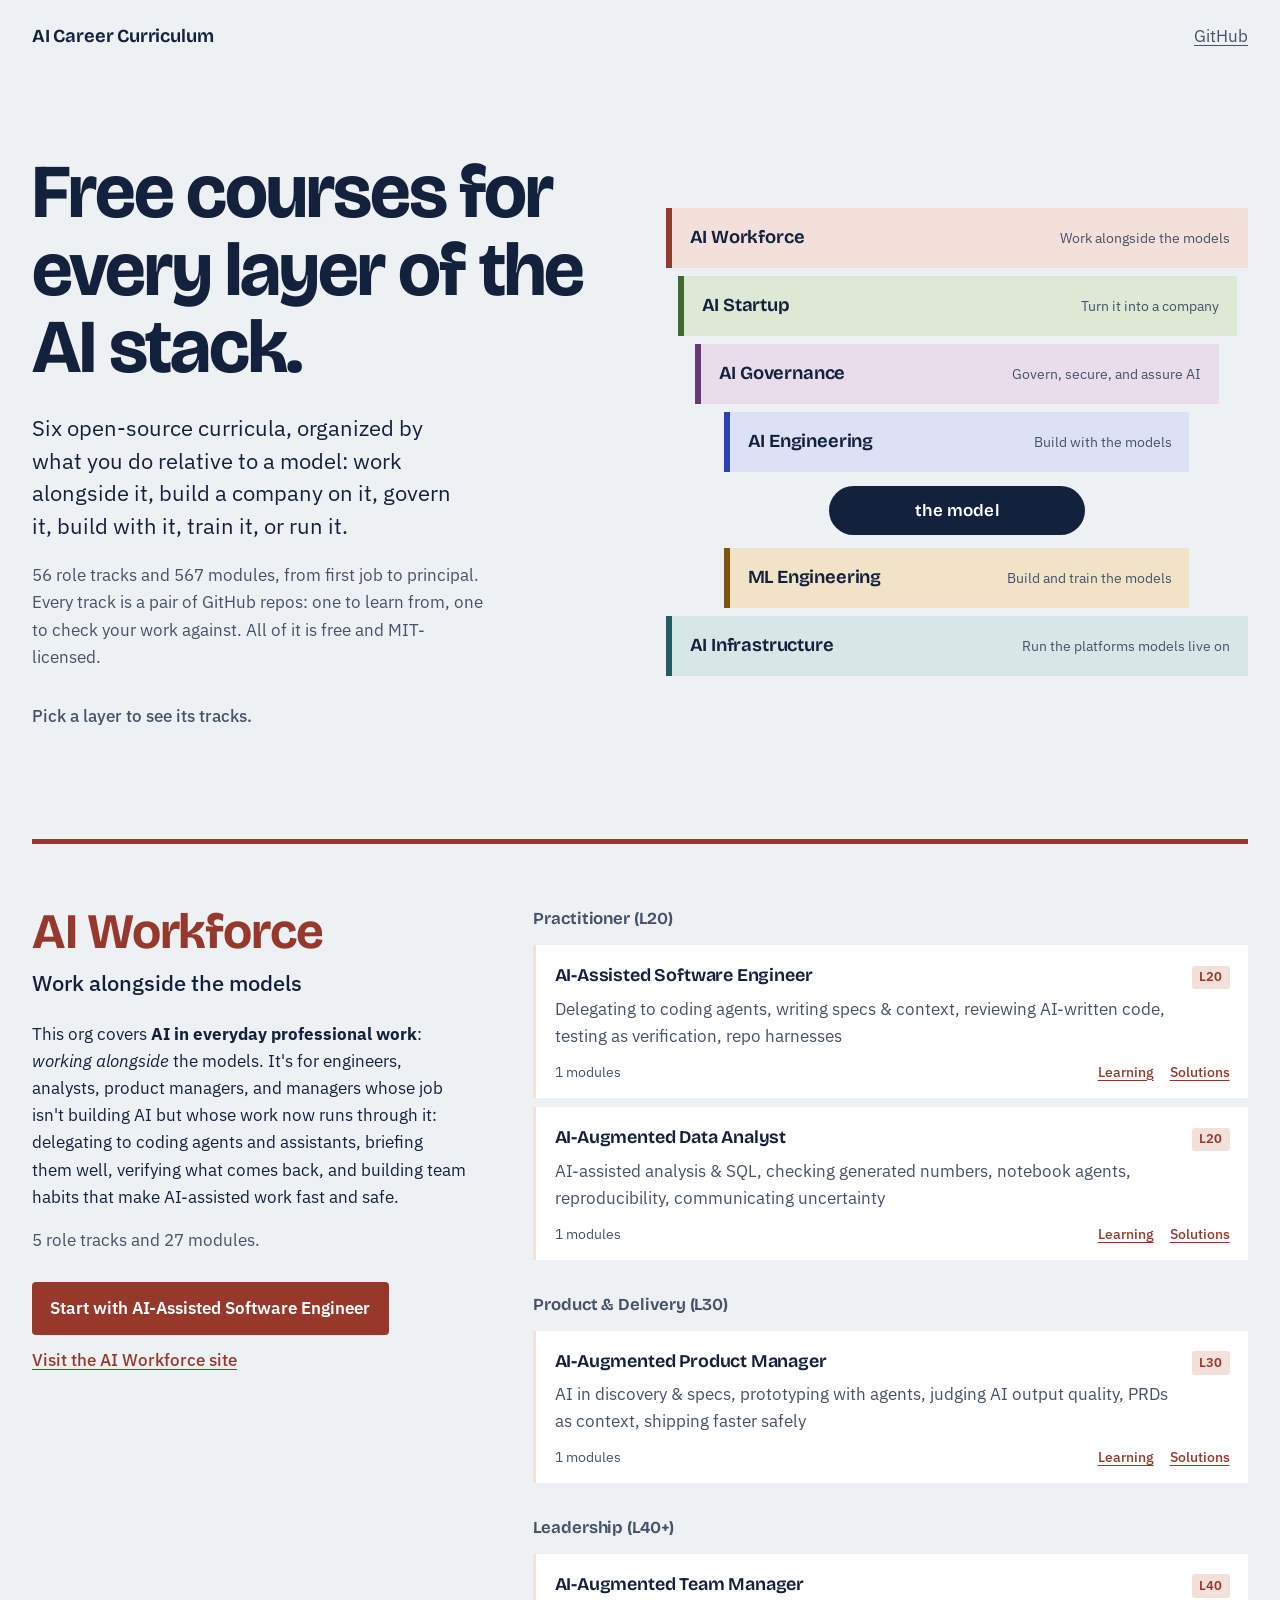
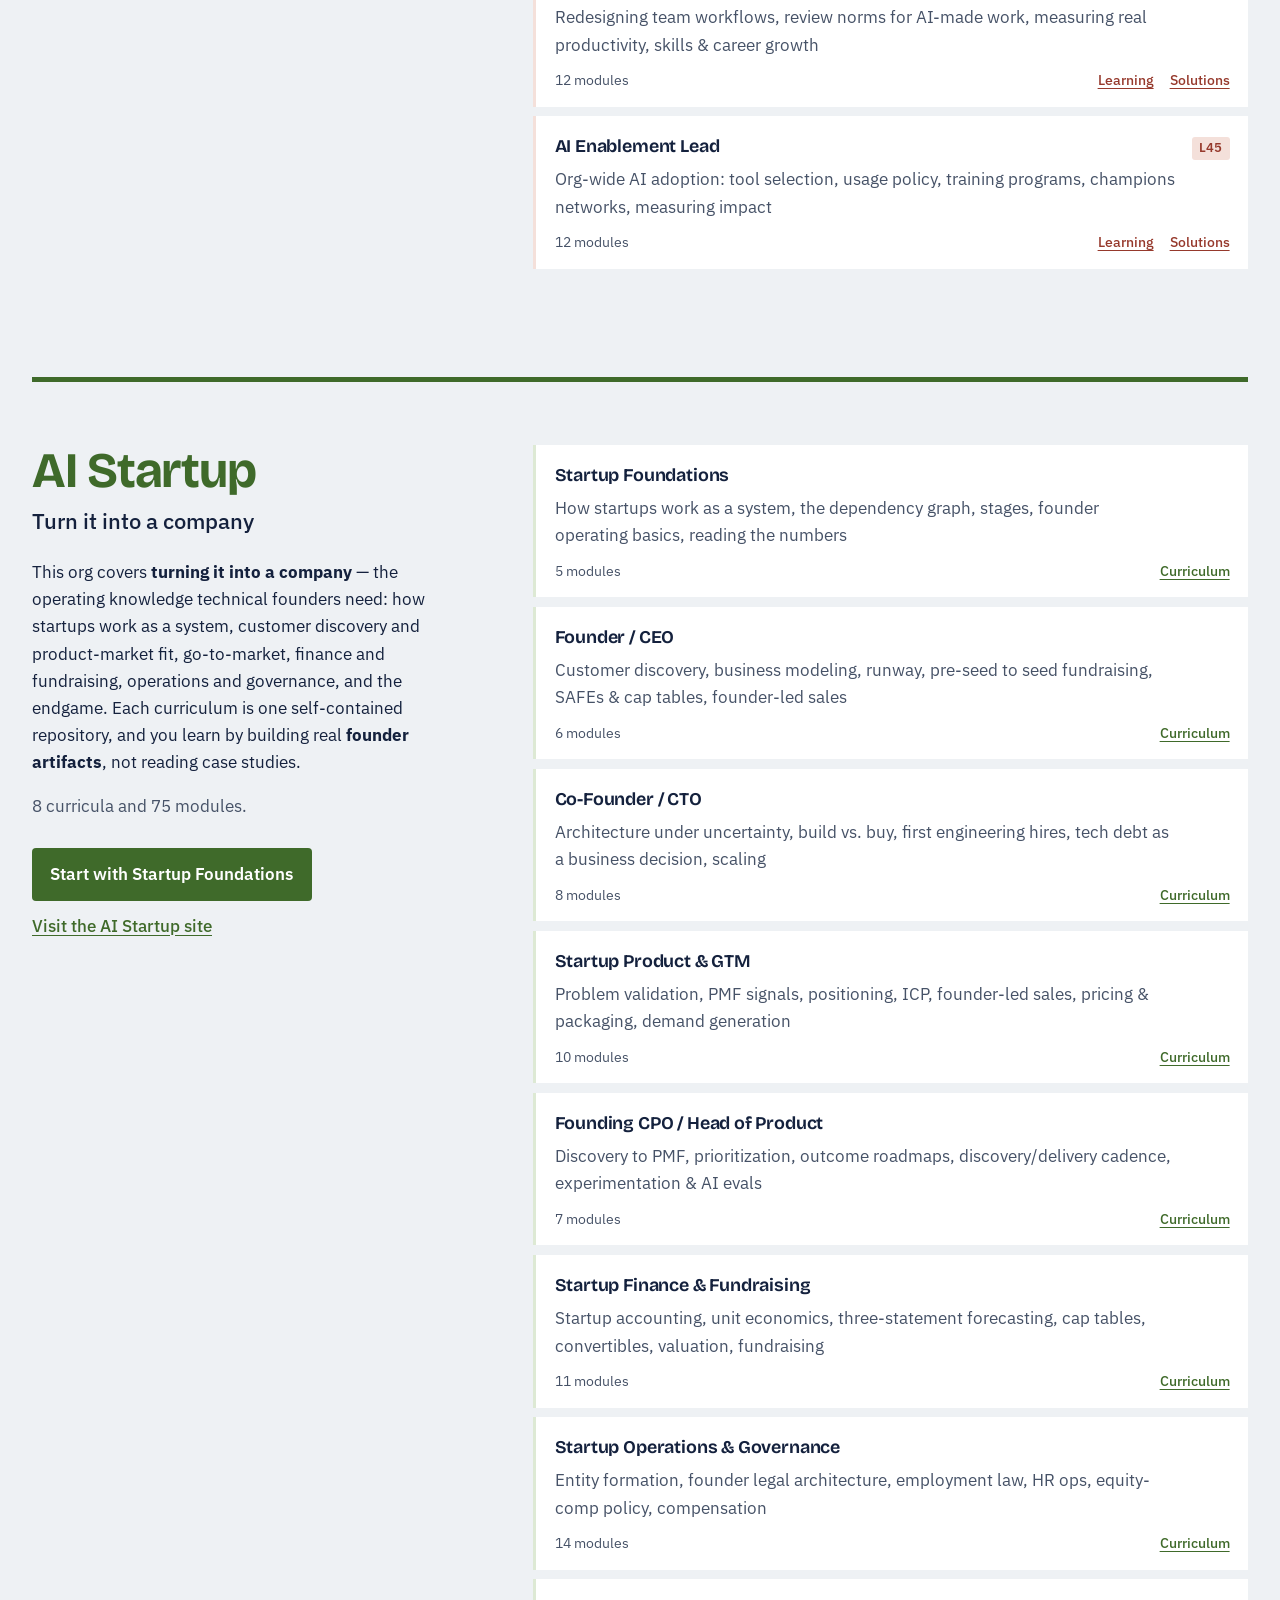
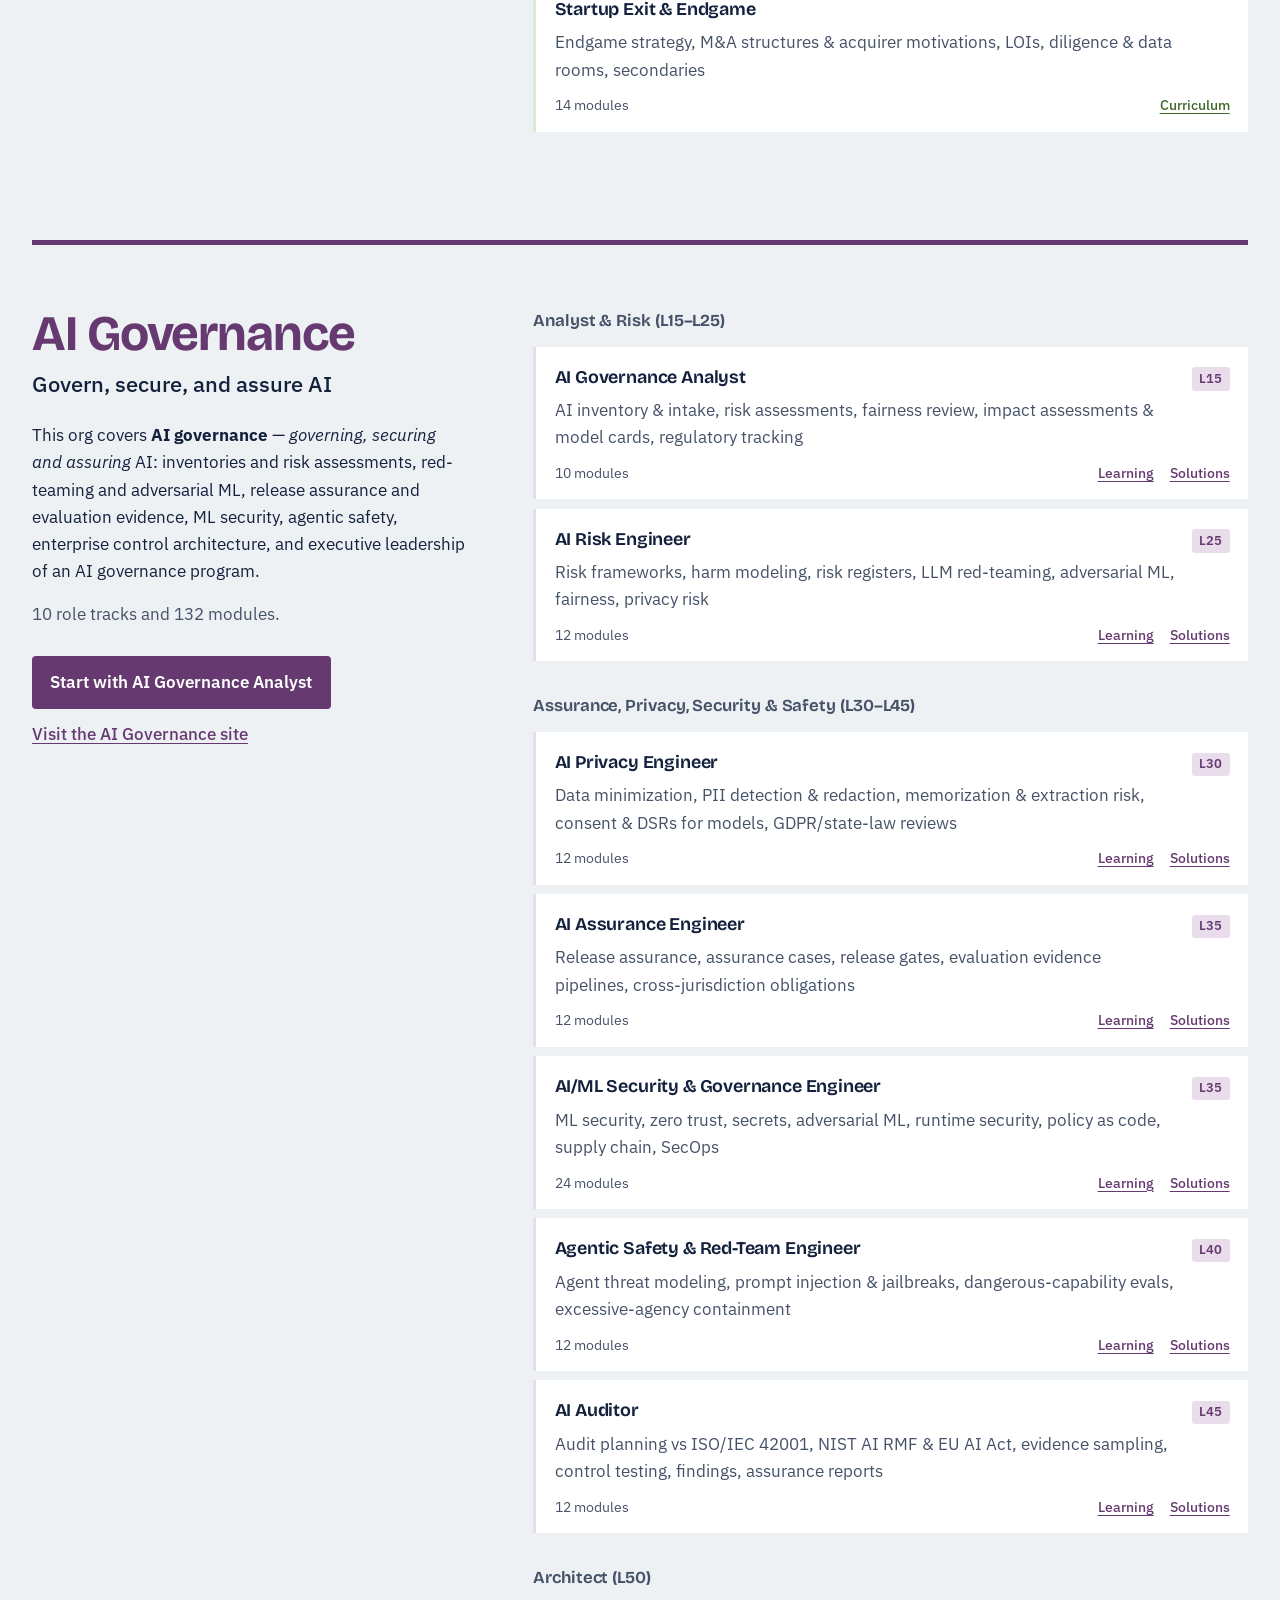
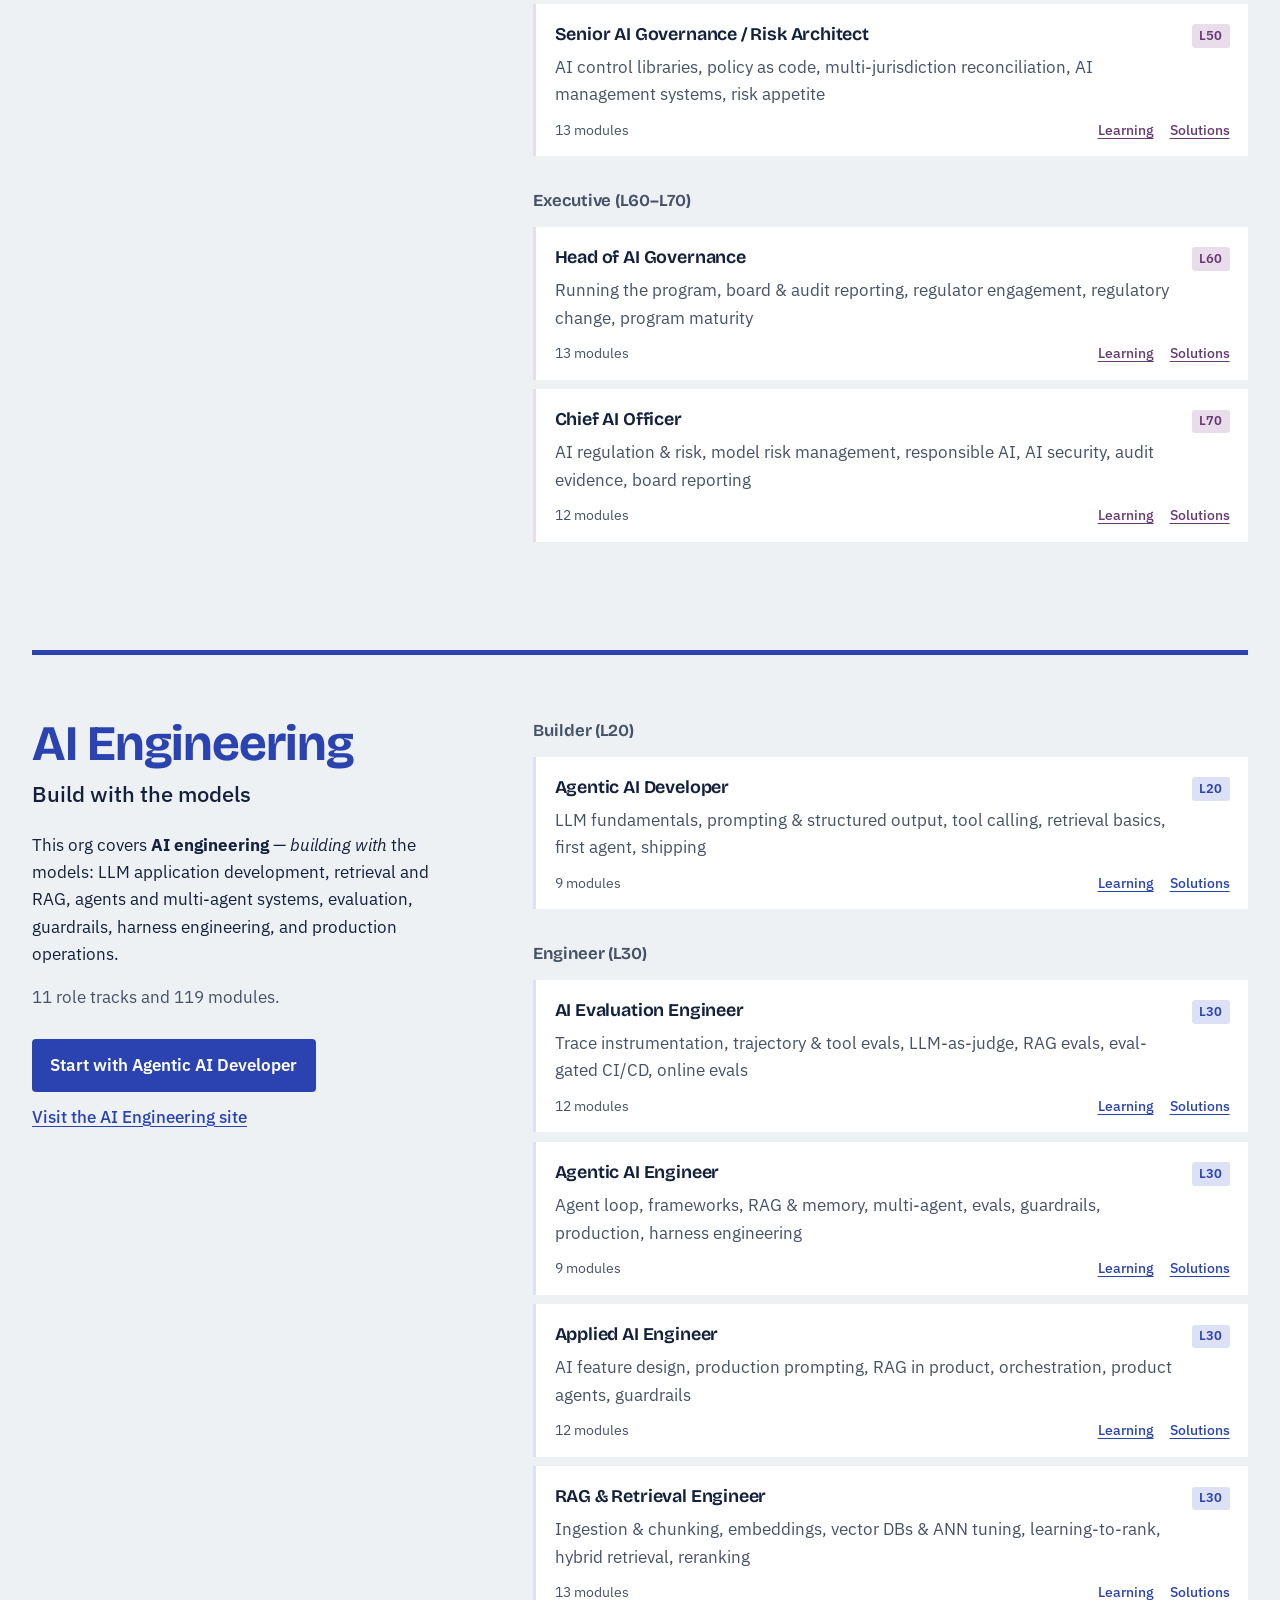
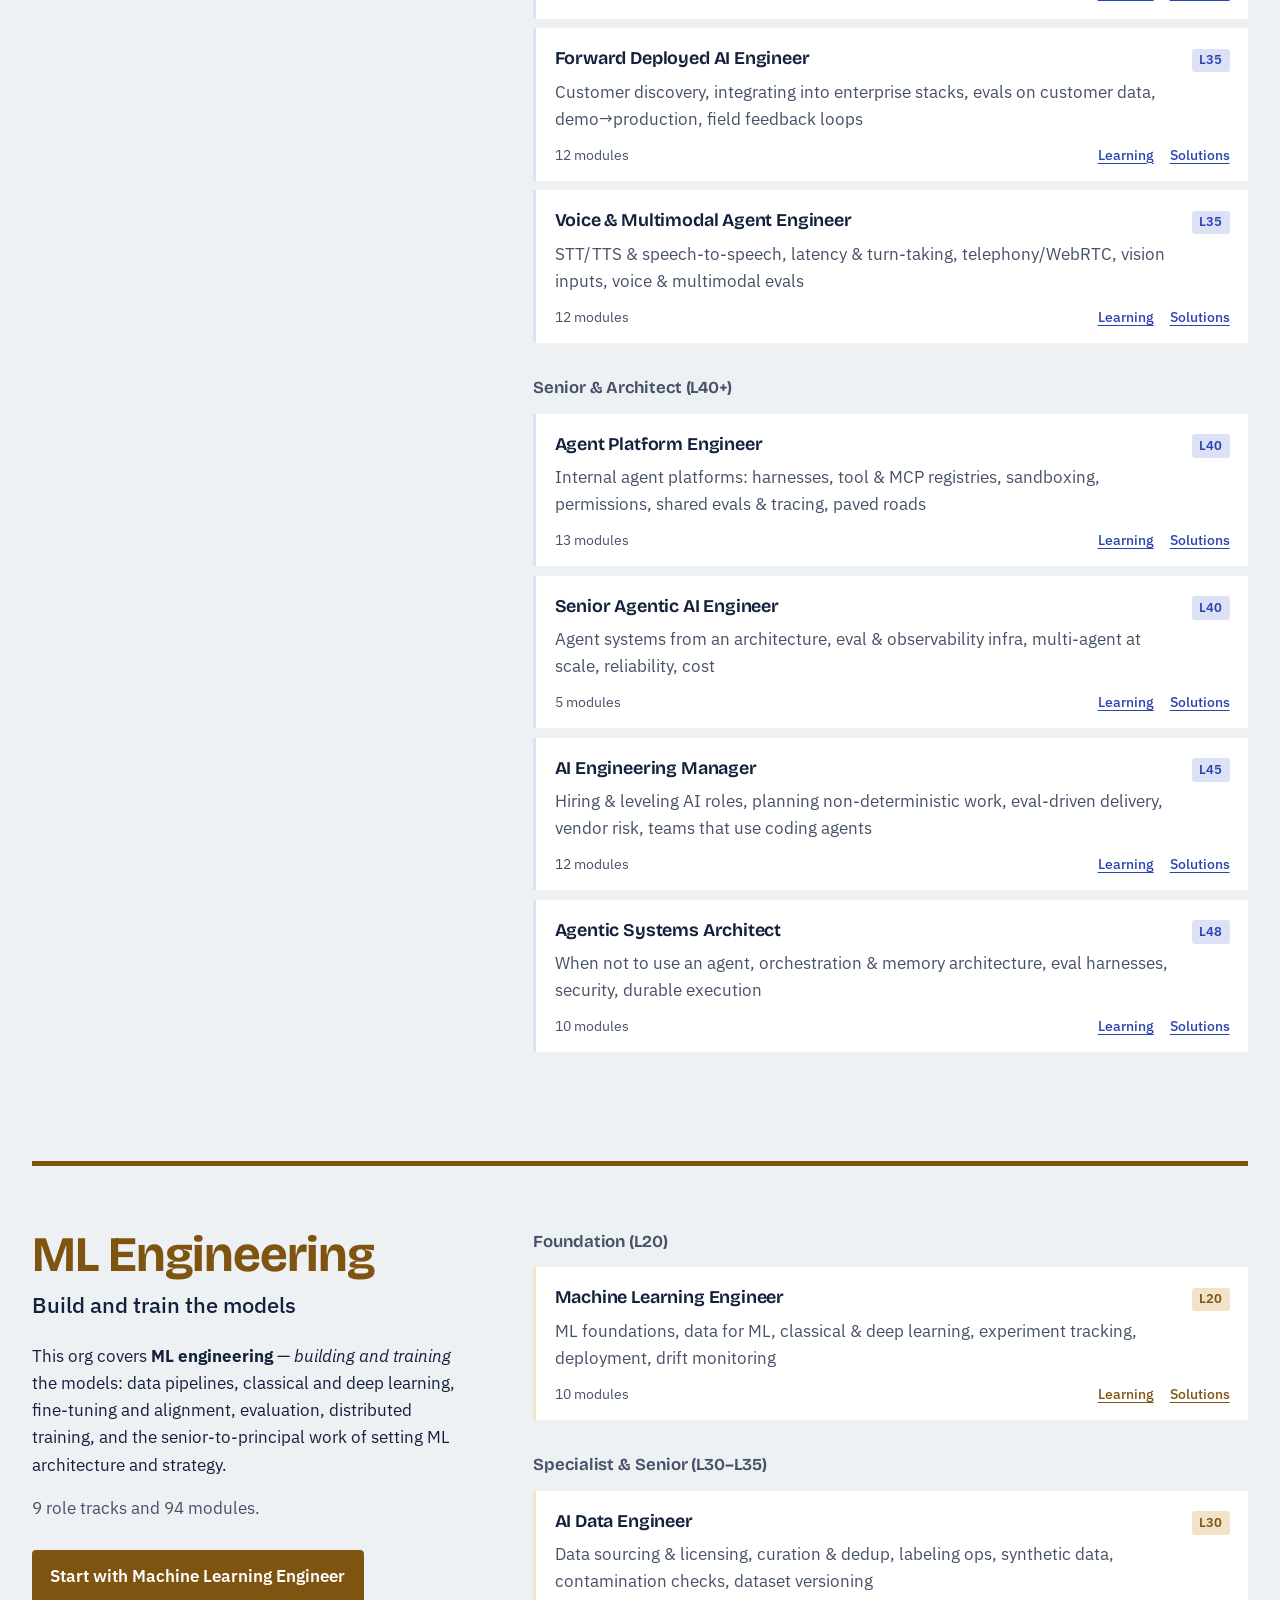
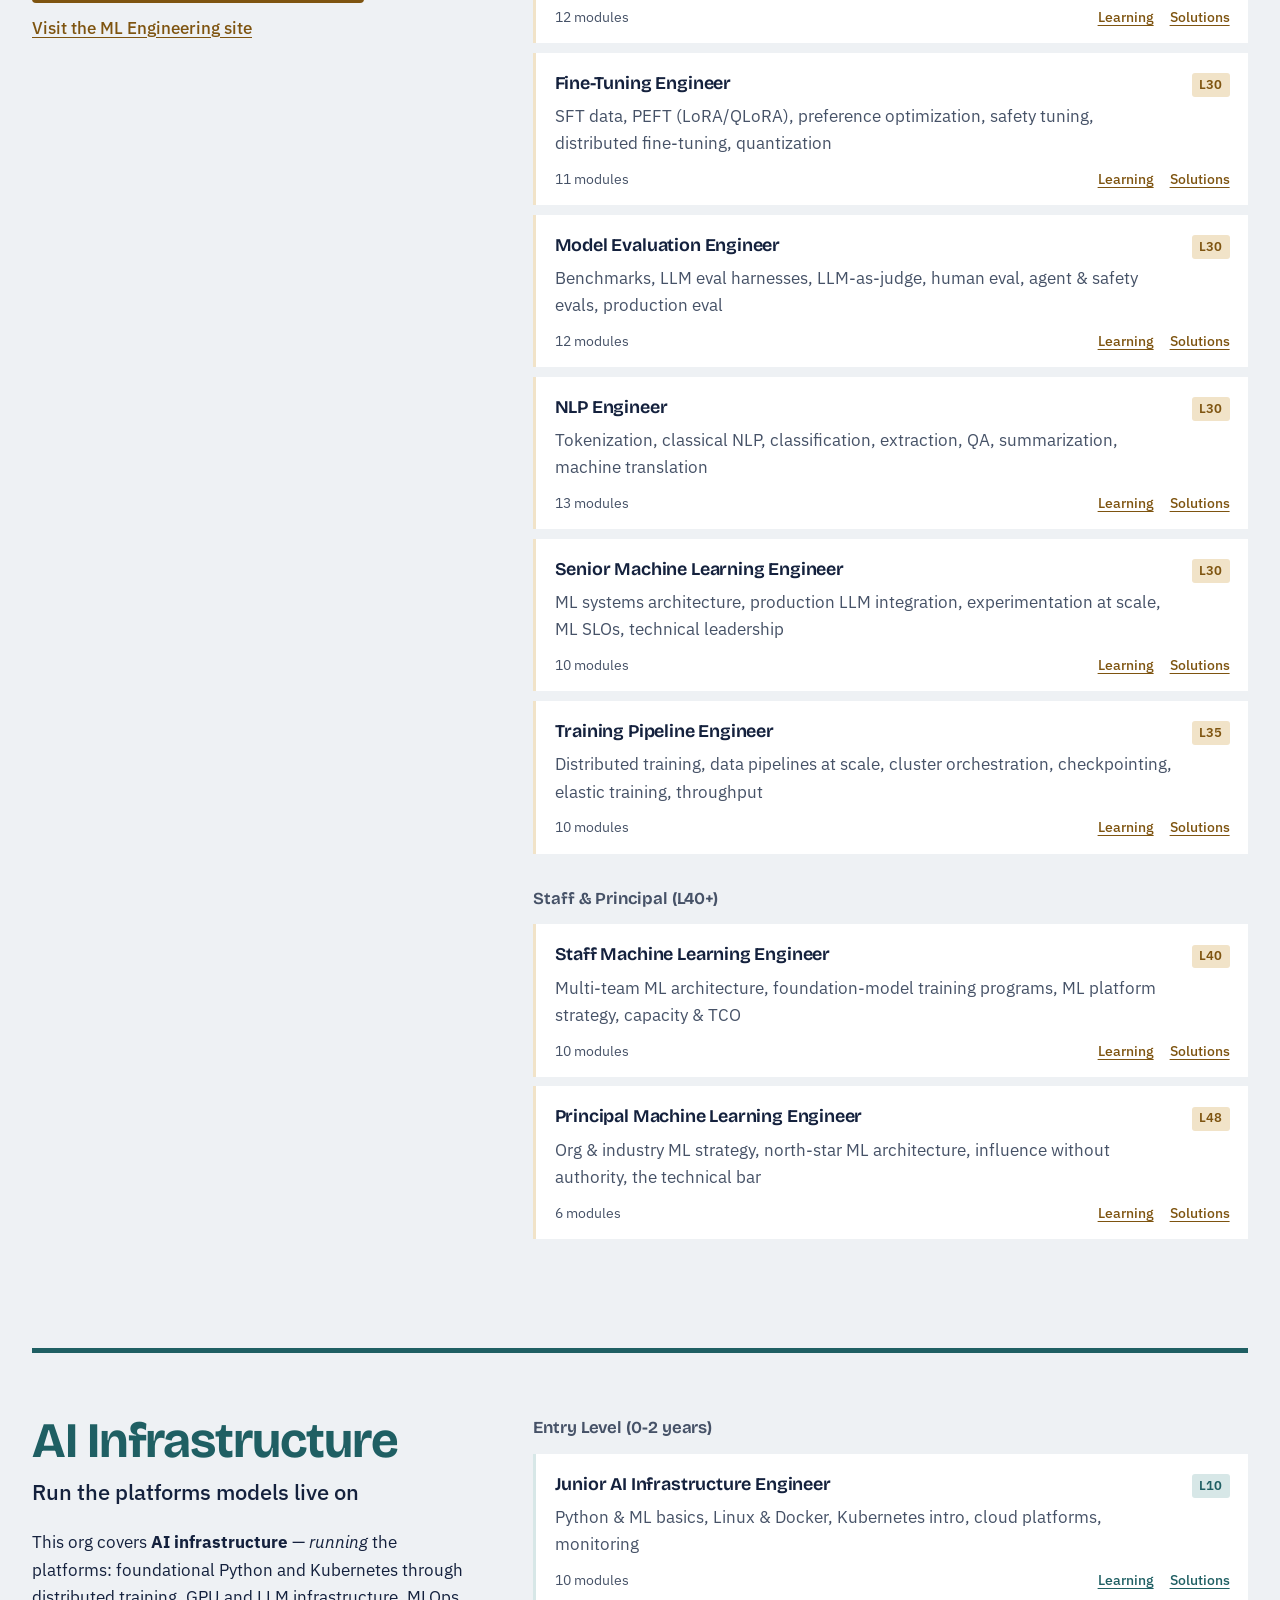
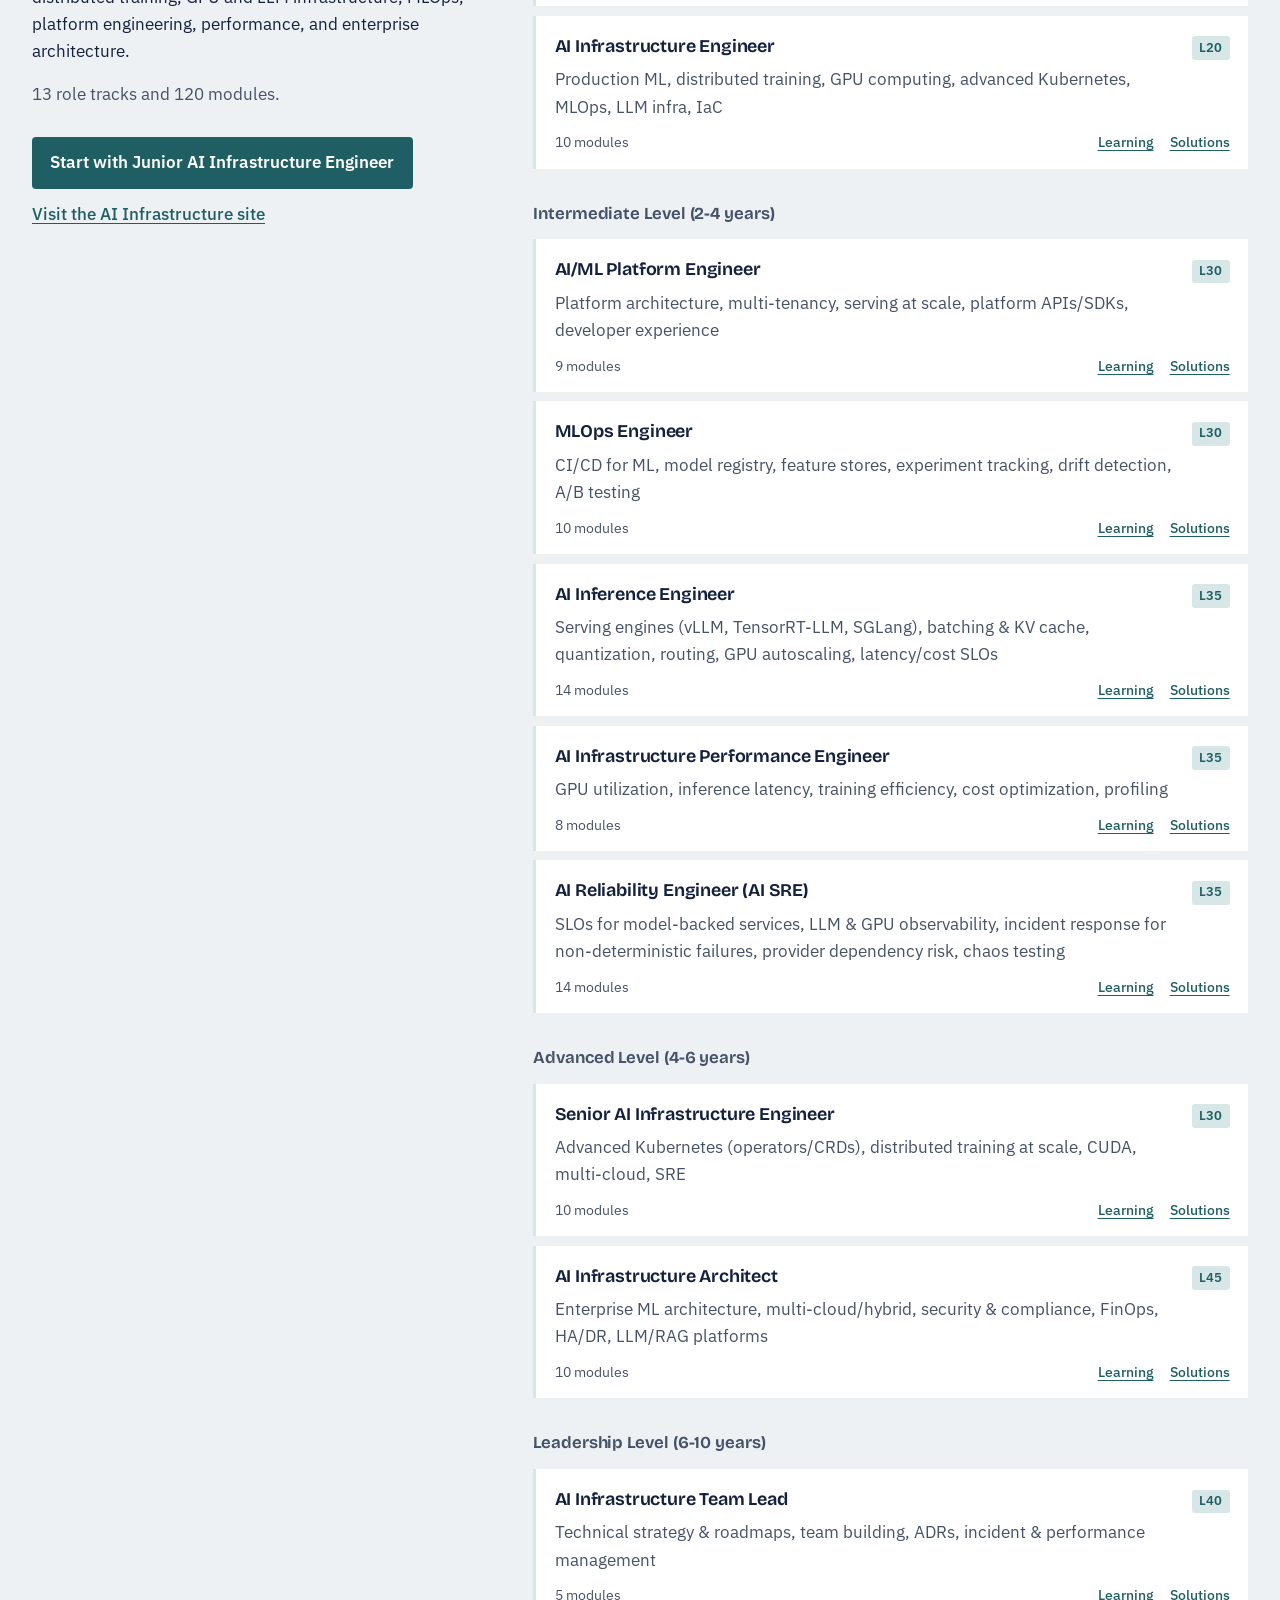
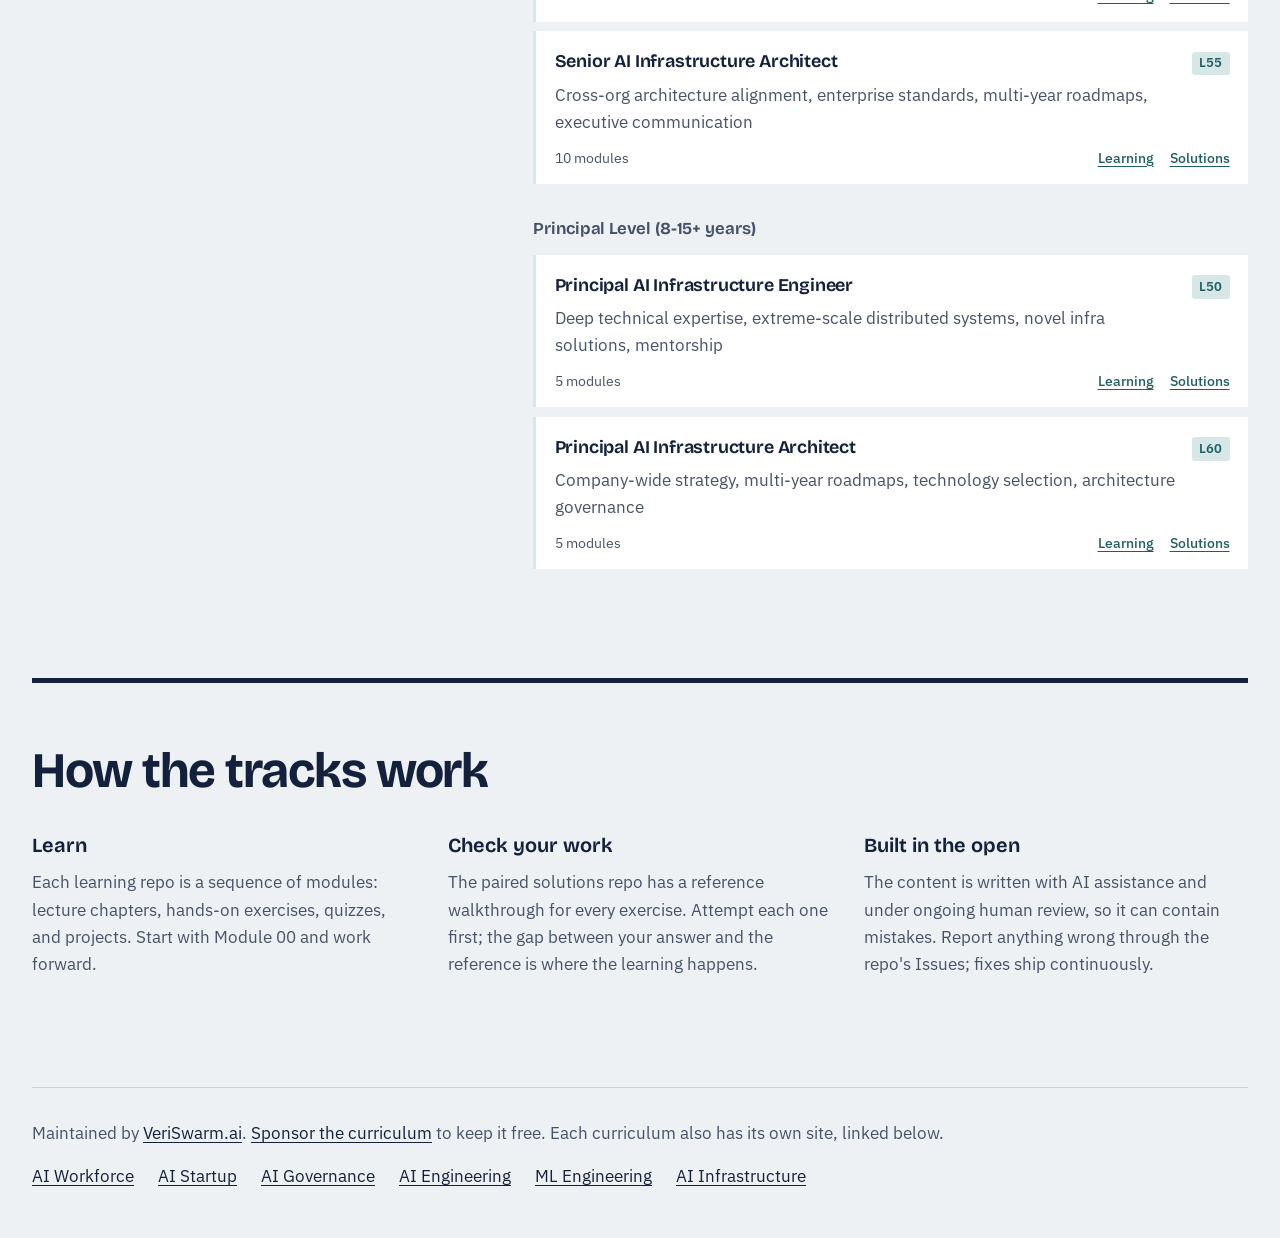
<file: index.html>
<!doctype html>
<html lang="en">
<head>
<meta charset="utf-8">
<meta name="viewport" content="width=device-width, initial-scale=1">
<title>AI Career Curriculum — free courses for every layer of the AI stack</title>
<meta name="description" content="Six free, open-source curricula for every way you work with AI: infrastructure, ML engineering, AI engineering, governance, startups, and everyday AI-augmented work. 56 role tracks on GitHub.">
<meta property="og:title" content="AI Career Curriculum">
<meta property="og:description" content="Free, open-source courses for every layer of the AI stack. 56 role tracks across six curricula on GitHub.">
<meta property="og:type" content="website">
<meta property="og:url" content="https://ai-curriculum-project.github.io/">
<link rel="canonical" href="https://ai-curriculum-project.github.io/">
<link rel="icon" href="favicon.svg" type="image/svg+xml">
<link rel="preconnect" href="https://fonts.googleapis.com">
<link rel="preconnect" href="https://fonts.gstatic.com" crossorigin>
<link rel="stylesheet" href="https://fonts.googleapis.com/css2?family=Bricolage+Grotesque:opsz,wght@12..96,400..700&family=IBM+Plex+Sans:wght@400;500;600&display=swap">
<link rel="stylesheet" href="styles.css">
</head>
<body>

<a class="skip" href="#main">Skip to the curricula</a>

<header class="top">
  <nav class="top__nav" aria-label="Main navigation">
    <a class="top__brand" href="/">AI Career Curriculum</a>
    <a class="top__gh" href="https://github.com/ai-curriculum-project">GitHub</a>
  </nav>
</header>

<main id="main">

<section class="hero" aria-labelledby="hero-h">
  <div class="hero__text">
    <h1 id="hero-h">Free courses for every layer of the AI stack.</h1>
    <p class="hero__sub">Six open-source curricula, organized by what you do relative to a model: work alongside it, build a company on it, govern it, build with it, train it, or run it.</p>
    <p class="hero__facts">56 role tracks and 567 modules, from first job to principal. Every track is a pair of GitHub repos: one to learn from, one to check your work against. All of it is free and MIT-licensed.</p>
    <p class="hero__hint">Pick a layer to see its tracks.</p>
  </div>
  <figure class="hero__figure">
    <ol class="stack" aria-label="The AI stack, by curriculum"><li class="stack__layer" style="--w:100%;--i:0"><a class="layer layer--ai-workforce" href="#ai-workforce"><span class="layer__name">AI Workforce</span><span class="layer__verb">Work alongside the models</span></a></li><li class="stack__layer" style="--w:96%;--i:1"><a class="layer layer--ai-startup" href="#ai-startup"><span class="layer__name">AI Startup</span><span class="layer__verb">Turn it into a company</span></a></li><li class="stack__layer" style="--w:90%;--i:2"><a class="layer layer--ai-governance" href="#ai-governance"><span class="layer__name">AI Governance</span><span class="layer__verb">Govern, secure, and assure AI</span></a></li><li class="stack__layer" style="--w:80%;--i:3"><a class="layer layer--ai-engineering" href="#ai-engineering"><span class="layer__name">AI Engineering</span><span class="layer__verb">Build with the models</span></a></li><li class="stack__core" aria-hidden="true"><span>the model</span></li><li class="stack__layer" style="--w:80%;--i:4"><a class="layer layer--ml-engineering" href="#ml-engineering"><span class="layer__name">ML Engineering</span><span class="layer__verb">Build and train the models</span></a></li><li class="stack__layer" style="--w:100%;--i:5"><a class="layer layer--ai-infra" href="#ai-infra"><span class="layer__name">AI Infrastructure</span><span class="layer__verb">Run the platforms models live on</span></a></li></ol>
    <figcaption class="visually-hidden">Six curricula arranged around the model: AI Workforce, AI Startup, and AI Governance on the outside, AI Engineering above the model, ML Engineering and AI Infrastructure below it.</figcaption>
  </figure>
</section>

<section class="org theme--ai-workforce" id="ai-workforce" aria-labelledby="ai-workforce-h"><div class="org__intro"><h2 id="ai-workforce-h">AI Workforce</h2><p class="org__verb">Work alongside the models</p><p class="org__overview">This org covers <strong>AI in everyday professional work</strong>: <em>working alongside</em> the models. It&#x27;s for engineers, analysts, product managers, and managers whose job isn&#x27;t building AI but whose work now runs through it: delegating to coding agents and assistants, briefing them well, verifying what comes back, and building team habits that make AI-assisted work fast and safe.</p><p class="org__count">5 role tracks and 27 modules.</p><p class="org__actions"><a class="start" href="https://github.com/ai-workforce-curriculum/ai-assisted-software-engineer-learning">Start with AI-Assisted Software Engineer</a><a class="org__all" href="https://ai-workforce-curriculum.github.io/">Visit the AI Workforce site</a></p></div><div class="org__tracks"><h3 class="band">Practitioner (L20)</h3><ul class="roles"><li class="role"><div class="role__head"><a class="role__title" href="https://github.com/ai-workforce-curriculum/ai-assisted-software-engineer-learning">AI-Assisted Software Engineer</a><span class="role__level">L20</span></div><p class="role__focus">Delegating to coding agents, writing specs &amp; context, reviewing AI-written code, testing as verification, repo harnesses</p><p class="role__meta"><span>1 modules</span><span class="role__links"><a href="https://github.com/ai-workforce-curriculum/ai-assisted-software-engineer-learning">Learning</a><a href="https://github.com/ai-workforce-curriculum/ai-assisted-software-engineer-solutions">Solutions</a></span></p></li><li class="role"><div class="role__head"><a class="role__title" href="https://github.com/ai-workforce-curriculum/ai-augmented-analyst-learning">AI-Augmented Data Analyst</a><span class="role__level">L20</span></div><p class="role__focus">AI-assisted analysis &amp; SQL, checking generated numbers, notebook agents, reproducibility, communicating uncertainty</p><p class="role__meta"><span>1 modules</span><span class="role__links"><a href="https://github.com/ai-workforce-curriculum/ai-augmented-analyst-learning">Learning</a><a href="https://github.com/ai-workforce-curriculum/ai-augmented-analyst-solutions">Solutions</a></span></p></li></ul><h3 class="band">Product &amp; Delivery (L30)</h3><ul class="roles"><li class="role"><div class="role__head"><a class="role__title" href="https://github.com/ai-workforce-curriculum/ai-augmented-product-manager-learning">AI-Augmented Product Manager</a><span class="role__level">L30</span></div><p class="role__focus">AI in discovery &amp; specs, prototyping with agents, judging AI output quality, PRDs as context, shipping faster safely</p><p class="role__meta"><span>1 modules</span><span class="role__links"><a href="https://github.com/ai-workforce-curriculum/ai-augmented-product-manager-learning">Learning</a><a href="https://github.com/ai-workforce-curriculum/ai-augmented-product-manager-solutions">Solutions</a></span></p></li></ul><h3 class="band">Leadership (L40+)</h3><ul class="roles"><li class="role"><div class="role__head"><a class="role__title" href="https://github.com/ai-workforce-curriculum/ai-augmented-team-manager-learning">AI-Augmented Team Manager</a><span class="role__level">L40</span></div><p class="role__focus">Redesigning team workflows, review norms for AI-made work, measuring real productivity, skills &amp; career growth</p><p class="role__meta"><span>12 modules</span><span class="role__links"><a href="https://github.com/ai-workforce-curriculum/ai-augmented-team-manager-learning">Learning</a><a href="https://github.com/ai-workforce-curriculum/ai-augmented-team-manager-solutions">Solutions</a></span></p></li><li class="role"><div class="role__head"><a class="role__title" href="https://github.com/ai-workforce-curriculum/ai-enablement-lead-learning">AI Enablement Lead</a><span class="role__level">L45</span></div><p class="role__focus">Org-wide AI adoption: tool selection, usage policy, training programs, champions networks, measuring impact</p><p class="role__meta"><span>12 modules</span><span class="role__links"><a href="https://github.com/ai-workforce-curriculum/ai-enablement-lead-learning">Learning</a><a href="https://github.com/ai-workforce-curriculum/ai-enablement-lead-solutions">Solutions</a></span></p></li></ul></div></section><section class="org theme--ai-startup" id="ai-startup" aria-labelledby="ai-startup-h"><div class="org__intro"><h2 id="ai-startup-h">AI Startup</h2><p class="org__verb">Turn it into a company</p><p class="org__overview">This org covers <strong>turning it into a company</strong> — the operating knowledge technical founders need: how startups work as a system, customer discovery and product-market fit, go-to-market, finance and fundraising, operations and governance, and the endgame. Each curriculum is one self-contained repository, and you learn by building real <strong>founder artifacts</strong>, not reading case studies.</p><p class="org__count">8 curricula and 75 modules.</p><p class="org__actions"><a class="start" href="https://github.com/ai-startup-curriculum/startup-foundations">Start with Startup Foundations</a><a class="org__all" href="https://ai-startup-curriculum.github.io/">Visit the AI Startup site</a></p></div><div class="org__tracks"><ul class="roles"><li class="role"><div class="role__head"><a class="role__title" href="https://github.com/ai-startup-curriculum/startup-foundations">Startup Foundations</a></div><p class="role__focus">How startups work as a system, the dependency graph, stages, founder operating basics, reading the numbers</p><p class="role__meta"><span>5 modules</span><span class="role__links"><a href="https://github.com/ai-startup-curriculum/startup-foundations">Curriculum</a></span></p></li><li class="role"><div class="role__head"><a class="role__title" href="https://github.com/ai-startup-curriculum/founder-ceo-curriculum">Founder / CEO</a></div><p class="role__focus">Customer discovery, business modeling, runway, pre-seed to seed fundraising, SAFEs &amp; cap tables, founder-led sales</p><p class="role__meta"><span>6 modules</span><span class="role__links"><a href="https://github.com/ai-startup-curriculum/founder-ceo-curriculum">Curriculum</a></span></p></li><li class="role"><div class="role__head"><a class="role__title" href="https://github.com/ai-startup-curriculum/cto-curriculum">Co-Founder / CTO</a></div><p class="role__focus">Architecture under uncertainty, build vs. buy, first engineering hires, tech debt as a business decision, scaling</p><p class="role__meta"><span>8 modules</span><span class="role__links"><a href="https://github.com/ai-startup-curriculum/cto-curriculum">Curriculum</a></span></p></li><li class="role"><div class="role__head"><a class="role__title" href="https://github.com/ai-startup-curriculum/startup-product-gtm-curriculum">Startup Product &amp; GTM</a></div><p class="role__focus">Problem validation, PMF signals, positioning, ICP, founder-led sales, pricing &amp; packaging, demand generation</p><p class="role__meta"><span>10 modules</span><span class="role__links"><a href="https://github.com/ai-startup-curriculum/startup-product-gtm-curriculum">Curriculum</a></span></p></li><li class="role"><div class="role__head"><a class="role__title" href="https://github.com/ai-startup-curriculum/cpo-curriculum">Founding CPO / Head of Product</a></div><p class="role__focus">Discovery to PMF, prioritization, outcome roadmaps, discovery/delivery cadence, experimentation &amp; AI evals</p><p class="role__meta"><span>7 modules</span><span class="role__links"><a href="https://github.com/ai-startup-curriculum/cpo-curriculum">Curriculum</a></span></p></li><li class="role"><div class="role__head"><a class="role__title" href="https://github.com/ai-startup-curriculum/startup-finance-fundraising-curriculum">Startup Finance &amp; Fundraising</a></div><p class="role__focus">Startup accounting, unit economics, three-statement forecasting, cap tables, convertibles, valuation, fundraising</p><p class="role__meta"><span>11 modules</span><span class="role__links"><a href="https://github.com/ai-startup-curriculum/startup-finance-fundraising-curriculum">Curriculum</a></span></p></li><li class="role"><div class="role__head"><a class="role__title" href="https://github.com/ai-startup-curriculum/startup-operations-governance-curriculum">Startup Operations &amp; Governance</a></div><p class="role__focus">Entity formation, founder legal architecture, employment law, HR ops, equity-comp policy, compensation</p><p class="role__meta"><span>14 modules</span><span class="role__links"><a href="https://github.com/ai-startup-curriculum/startup-operations-governance-curriculum">Curriculum</a></span></p></li><li class="role"><div class="role__head"><a class="role__title" href="https://github.com/ai-startup-curriculum/startup-exit-curriculum">Startup Exit &amp; Endgame</a></div><p class="role__focus">Endgame strategy, M&amp;A structures &amp; acquirer motivations, LOIs, diligence &amp; data rooms, secondaries</p><p class="role__meta"><span>14 modules</span><span class="role__links"><a href="https://github.com/ai-startup-curriculum/startup-exit-curriculum">Curriculum</a></span></p></li></ul></div></section><section class="org theme--ai-governance" id="ai-governance" aria-labelledby="ai-governance-h"><div class="org__intro"><h2 id="ai-governance-h">AI Governance</h2><p class="org__verb">Govern, secure, and assure AI</p><p class="org__overview">This org covers <strong>AI governance</strong> — <em>governing, securing and assuring</em> AI: inventories and risk assessments, red-teaming and adversarial ML, release assurance and evaluation evidence, ML security, agentic safety, enterprise control architecture, and executive leadership of an AI governance program.</p><p class="org__count">10 role tracks and 132 modules.</p><p class="org__actions"><a class="start" href="https://github.com/ai-governance-curriculum/ai-governance-analyst-learning">Start with AI Governance Analyst</a><a class="org__all" href="https://ai-governance-curriculum.github.io/">Visit the AI Governance site</a></p></div><div class="org__tracks"><h3 class="band">Analyst &amp; Risk (L15–L25)</h3><ul class="roles"><li class="role"><div class="role__head"><a class="role__title" href="https://github.com/ai-governance-curriculum/ai-governance-analyst-learning">AI Governance Analyst</a><span class="role__level">L15</span></div><p class="role__focus">AI inventory &amp; intake, risk assessments, fairness review, impact assessments &amp; model cards, regulatory tracking</p><p class="role__meta"><span>10 modules</span><span class="role__links"><a href="https://github.com/ai-governance-curriculum/ai-governance-analyst-learning">Learning</a><a href="https://github.com/ai-governance-curriculum/ai-governance-analyst-solutions">Solutions</a></span></p></li><li class="role"><div class="role__head"><a class="role__title" href="https://github.com/ai-governance-curriculum/ai-risk-engineer-learning">AI Risk Engineer</a><span class="role__level">L25</span></div><p class="role__focus">Risk frameworks, harm modeling, risk registers, LLM red-teaming, adversarial ML, fairness, privacy risk</p><p class="role__meta"><span>12 modules</span><span class="role__links"><a href="https://github.com/ai-governance-curriculum/ai-risk-engineer-learning">Learning</a><a href="https://github.com/ai-governance-curriculum/ai-risk-engineer-solutions">Solutions</a></span></p></li></ul><h3 class="band">Assurance, Privacy, Security &amp; Safety (L30–L45)</h3><ul class="roles"><li class="role"><div class="role__head"><a class="role__title" href="https://github.com/ai-governance-curriculum/ai-privacy-engineer-learning">AI Privacy Engineer</a><span class="role__level">L30</span></div><p class="role__focus">Data minimization, PII detection &amp; redaction, memorization &amp; extraction risk, consent &amp; DSRs for models, GDPR/state-law reviews</p><p class="role__meta"><span>12 modules</span><span class="role__links"><a href="https://github.com/ai-governance-curriculum/ai-privacy-engineer-learning">Learning</a><a href="https://github.com/ai-governance-curriculum/ai-privacy-engineer-solutions">Solutions</a></span></p></li><li class="role"><div class="role__head"><a class="role__title" href="https://github.com/ai-governance-curriculum/ai-evaluation-engineer-learning">AI Assurance Engineer</a><span class="role__level">L35</span></div><p class="role__focus">Release assurance, assurance cases, release gates, evaluation evidence pipelines, cross-jurisdiction obligations</p><p class="role__meta"><span>12 modules</span><span class="role__links"><a href="https://github.com/ai-governance-curriculum/ai-evaluation-engineer-learning">Learning</a><a href="https://github.com/ai-governance-curriculum/ai-evaluation-engineer-solutions">Solutions</a></span></p></li><li class="role"><div class="role__head"><a class="role__title" href="https://github.com/ai-governance-curriculum/security-learning">AI/ML Security &amp; Governance Engineer</a><span class="role__level">L35</span></div><p class="role__focus">ML security, zero trust, secrets, adversarial ML, runtime security, policy as code, supply chain, SecOps</p><p class="role__meta"><span>24 modules</span><span class="role__links"><a href="https://github.com/ai-governance-curriculum/security-learning">Learning</a><a href="https://github.com/ai-governance-curriculum/security-solutions">Solutions</a></span></p></li><li class="role"><div class="role__head"><a class="role__title" href="https://github.com/ai-governance-curriculum/agentic-safety-engineer-learning">Agentic Safety &amp; Red-Team Engineer</a><span class="role__level">L40</span></div><p class="role__focus">Agent threat modeling, prompt injection &amp; jailbreaks, dangerous-capability evals, excessive-agency containment</p><p class="role__meta"><span>12 modules</span><span class="role__links"><a href="https://github.com/ai-governance-curriculum/agentic-safety-engineer-learning">Learning</a><a href="https://github.com/ai-governance-curriculum/agentic-safety-engineer-solutions">Solutions</a></span></p></li><li class="role"><div class="role__head"><a class="role__title" href="https://github.com/ai-governance-curriculum/ai-auditor-learning">AI Auditor</a><span class="role__level">L45</span></div><p class="role__focus">Audit planning vs ISO/IEC 42001, NIST AI RMF &amp; EU AI Act, evidence sampling, control testing, findings, assurance reports</p><p class="role__meta"><span>12 modules</span><span class="role__links"><a href="https://github.com/ai-governance-curriculum/ai-auditor-learning">Learning</a><a href="https://github.com/ai-governance-curriculum/ai-auditor-solutions">Solutions</a></span></p></li></ul><h3 class="band">Architect (L50)</h3><ul class="roles"><li class="role"><div class="role__head"><a class="role__title" href="https://github.com/ai-governance-curriculum/senior-ai-governance-architect-learning">Senior AI Governance / Risk Architect</a><span class="role__level">L50</span></div><p class="role__focus">AI control libraries, policy as code, multi-jurisdiction reconciliation, AI management systems, risk appetite</p><p class="role__meta"><span>13 modules</span><span class="role__links"><a href="https://github.com/ai-governance-curriculum/senior-ai-governance-architect-learning">Learning</a><a href="https://github.com/ai-governance-curriculum/senior-ai-governance-architect-solutions">Solutions</a></span></p></li></ul><h3 class="band">Executive (L60–L70)</h3><ul class="roles"><li class="role"><div class="role__head"><a class="role__title" href="https://github.com/ai-governance-curriculum/head-of-ai-governance-learning">Head of AI Governance</a><span class="role__level">L60</span></div><p class="role__focus">Running the program, board &amp; audit reporting, regulator engagement, regulatory change, program maturity</p><p class="role__meta"><span>13 modules</span><span class="role__links"><a href="https://github.com/ai-governance-curriculum/head-of-ai-governance-learning">Learning</a><a href="https://github.com/ai-governance-curriculum/head-of-ai-governance-solutions">Solutions</a></span></p></li><li class="role"><div class="role__head"><a class="role__title" href="https://github.com/ai-governance-curriculum/chief-ai-officer-learning">Chief AI Officer</a><span class="role__level">L70</span></div><p class="role__focus">AI regulation &amp; risk, model risk management, responsible AI, AI security, audit evidence, board reporting</p><p class="role__meta"><span>12 modules</span><span class="role__links"><a href="https://github.com/ai-governance-curriculum/chief-ai-officer-learning">Learning</a><a href="https://github.com/ai-governance-curriculum/chief-ai-officer-solutions">Solutions</a></span></p></li></ul></div></section><section class="org theme--ai-engineering" id="ai-engineering" aria-labelledby="ai-engineering-h"><div class="org__intro"><h2 id="ai-engineering-h">AI Engineering</h2><p class="org__verb">Build with the models</p><p class="org__overview">This org covers <strong>AI engineering</strong> — <em>building with</em> the models: LLM application development, retrieval and RAG, agents and multi-agent systems, evaluation, guardrails, harness engineering, and production operations.</p><p class="org__count">11 role tracks and 119 modules.</p><p class="org__actions"><a class="start" href="https://github.com/ai-engineering-curriculum/agentic-ai-developer-learning">Start with Agentic AI Developer</a><a class="org__all" href="https://ai-engineering-curriculum.github.io/">Visit the AI Engineering site</a></p></div><div class="org__tracks"><h3 class="band">Builder (L20)</h3><ul class="roles"><li class="role"><div class="role__head"><a class="role__title" href="https://github.com/ai-engineering-curriculum/agentic-ai-developer-learning">Agentic AI Developer</a><span class="role__level">L20</span></div><p class="role__focus">LLM fundamentals, prompting &amp; structured output, tool calling, retrieval basics, first agent, shipping</p><p class="role__meta"><span>9 modules</span><span class="role__links"><a href="https://github.com/ai-engineering-curriculum/agentic-ai-developer-learning">Learning</a><a href="https://github.com/ai-engineering-curriculum/agentic-ai-developer-solutions">Solutions</a></span></p></li></ul><h3 class="band">Engineer (L30)</h3><ul class="roles"><li class="role"><div class="role__head"><a class="role__title" href="https://github.com/ai-engineering-curriculum/ai-eval-engineer-learning">AI Evaluation Engineer</a><span class="role__level">L30</span></div><p class="role__focus">Trace instrumentation, trajectory &amp; tool evals, LLM-as-judge, RAG evals, eval-gated CI/CD, online evals</p><p class="role__meta"><span>12 modules</span><span class="role__links"><a href="https://github.com/ai-engineering-curriculum/ai-eval-engineer-learning">Learning</a><a href="https://github.com/ai-engineering-curriculum/ai-eval-engineer-solutions">Solutions</a></span></p></li><li class="role"><div class="role__head"><a class="role__title" href="https://github.com/ai-engineering-curriculum/agentic-ai-engineer-learning">Agentic AI Engineer</a><span class="role__level">L30</span></div><p class="role__focus">Agent loop, frameworks, RAG &amp; memory, multi-agent, evals, guardrails, production, harness engineering</p><p class="role__meta"><span>9 modules</span><span class="role__links"><a href="https://github.com/ai-engineering-curriculum/agentic-ai-engineer-learning">Learning</a><a href="https://github.com/ai-engineering-curriculum/agentic-ai-engineer-solutions">Solutions</a></span></p></li><li class="role"><div class="role__head"><a class="role__title" href="https://github.com/ai-engineering-curriculum/applied-ai-engineer-learning">Applied AI Engineer</a><span class="role__level">L30</span></div><p class="role__focus">AI feature design, production prompting, RAG in product, orchestration, product agents, guardrails</p><p class="role__meta"><span>12 modules</span><span class="role__links"><a href="https://github.com/ai-engineering-curriculum/applied-ai-engineer-learning">Learning</a><a href="https://github.com/ai-engineering-curriculum/applied-ai-engineer-solutions">Solutions</a></span></p></li><li class="role"><div class="role__head"><a class="role__title" href="https://github.com/ai-engineering-curriculum/rag-engineer-learning">RAG &amp; Retrieval Engineer</a><span class="role__level">L30</span></div><p class="role__focus">Ingestion &amp; chunking, embeddings, vector DBs &amp; ANN tuning, learning-to-rank, hybrid retrieval, reranking</p><p class="role__meta"><span>13 modules</span><span class="role__links"><a href="https://github.com/ai-engineering-curriculum/rag-engineer-learning">Learning</a><a href="https://github.com/ai-engineering-curriculum/rag-engineer-solutions">Solutions</a></span></p></li><li class="role"><div class="role__head"><a class="role__title" href="https://github.com/ai-engineering-curriculum/forward-deployed-engineer-learning">Forward Deployed AI Engineer</a><span class="role__level">L35</span></div><p class="role__focus">Customer discovery, integrating into enterprise stacks, evals on customer data, demo→production, field feedback loops</p><p class="role__meta"><span>12 modules</span><span class="role__links"><a href="https://github.com/ai-engineering-curriculum/forward-deployed-engineer-learning">Learning</a><a href="https://github.com/ai-engineering-curriculum/forward-deployed-engineer-solutions">Solutions</a></span></p></li><li class="role"><div class="role__head"><a class="role__title" href="https://github.com/ai-engineering-curriculum/voice-agent-engineer-learning">Voice &amp; Multimodal Agent Engineer</a><span class="role__level">L35</span></div><p class="role__focus">STT/TTS &amp; speech-to-speech, latency &amp; turn-taking, telephony/WebRTC, vision inputs, voice &amp; multimodal evals</p><p class="role__meta"><span>12 modules</span><span class="role__links"><a href="https://github.com/ai-engineering-curriculum/voice-agent-engineer-learning">Learning</a><a href="https://github.com/ai-engineering-curriculum/voice-agent-engineer-solutions">Solutions</a></span></p></li></ul><h3 class="band">Senior &amp; Architect (L40+)</h3><ul class="roles"><li class="role"><div class="role__head"><a class="role__title" href="https://github.com/ai-engineering-curriculum/agent-platform-engineer-learning">Agent Platform Engineer</a><span class="role__level">L40</span></div><p class="role__focus">Internal agent platforms: harnesses, tool &amp; MCP registries, sandboxing, permissions, shared evals &amp; tracing, paved roads</p><p class="role__meta"><span>13 modules</span><span class="role__links"><a href="https://github.com/ai-engineering-curriculum/agent-platform-engineer-learning">Learning</a><a href="https://github.com/ai-engineering-curriculum/agent-platform-engineer-solutions">Solutions</a></span></p></li><li class="role"><div class="role__head"><a class="role__title" href="https://github.com/ai-engineering-curriculum/senior-agentic-ai-engineer-learning">Senior Agentic AI Engineer</a><span class="role__level">L40</span></div><p class="role__focus">Agent systems from an architecture, eval &amp; observability infra, multi-agent at scale, reliability, cost</p><p class="role__meta"><span>5 modules</span><span class="role__links"><a href="https://github.com/ai-engineering-curriculum/senior-agentic-ai-engineer-learning">Learning</a><a href="https://github.com/ai-engineering-curriculum/senior-agentic-ai-engineer-solutions">Solutions</a></span></p></li><li class="role"><div class="role__head"><a class="role__title" href="https://github.com/ai-engineering-curriculum/ai-engineering-manager-learning">AI Engineering Manager</a><span class="role__level">L45</span></div><p class="role__focus">Hiring &amp; leveling AI roles, planning non-deterministic work, eval-driven delivery, vendor risk, teams that use coding agents</p><p class="role__meta"><span>12 modules</span><span class="role__links"><a href="https://github.com/ai-engineering-curriculum/ai-engineering-manager-learning">Learning</a><a href="https://github.com/ai-engineering-curriculum/ai-engineering-manager-solutions">Solutions</a></span></p></li><li class="role"><div class="role__head"><a class="role__title" href="https://github.com/ai-engineering-curriculum/agentic-systems-architect-learning">Agentic Systems Architect</a><span class="role__level">L48</span></div><p class="role__focus">When not to use an agent, orchestration &amp; memory architecture, eval harnesses, security, durable execution</p><p class="role__meta"><span>10 modules</span><span class="role__links"><a href="https://github.com/ai-engineering-curriculum/agentic-systems-architect-learning">Learning</a><a href="https://github.com/ai-engineering-curriculum/agentic-systems-architect-solutions">Solutions</a></span></p></li></ul></div></section><section class="org theme--ml-engineering" id="ml-engineering" aria-labelledby="ml-engineering-h"><div class="org__intro"><h2 id="ml-engineering-h">ML Engineering</h2><p class="org__verb">Build and train the models</p><p class="org__overview">This org covers <strong>ML engineering</strong> — <em>building and training</em> the models: data pipelines, classical and deep learning, fine-tuning and alignment, evaluation, distributed training, and the senior-to-principal work of setting ML architecture and strategy.</p><p class="org__count">9 role tracks and 94 modules.</p><p class="org__actions"><a class="start" href="https://github.com/ml-engineering-curriculum/ml-engineer-learning">Start with Machine Learning Engineer</a><a class="org__all" href="https://ml-engineering-curriculum.github.io/">Visit the ML Engineering site</a></p></div><div class="org__tracks"><h3 class="band">Foundation (L20)</h3><ul class="roles"><li class="role"><div class="role__head"><a class="role__title" href="https://github.com/ml-engineering-curriculum/ml-engineer-learning">Machine Learning Engineer</a><span class="role__level">L20</span></div><p class="role__focus">ML foundations, data for ML, classical &amp; deep learning, experiment tracking, deployment, drift monitoring</p><p class="role__meta"><span>10 modules</span><span class="role__links"><a href="https://github.com/ml-engineering-curriculum/ml-engineer-learning">Learning</a><a href="https://github.com/ml-engineering-curriculum/ml-engineer-solutions">Solutions</a></span></p></li></ul><h3 class="band">Specialist &amp; Senior (L30–L35)</h3><ul class="roles"><li class="role"><div class="role__head"><a class="role__title" href="https://github.com/ml-engineering-curriculum/ai-data-engineer-learning">AI Data Engineer</a><span class="role__level">L30</span></div><p class="role__focus">Data sourcing &amp; licensing, curation &amp; dedup, labeling ops, synthetic data, contamination checks, dataset versioning</p><p class="role__meta"><span>12 modules</span><span class="role__links"><a href="https://github.com/ml-engineering-curriculum/ai-data-engineer-learning">Learning</a><a href="https://github.com/ml-engineering-curriculum/ai-data-engineer-solutions">Solutions</a></span></p></li><li class="role"><div class="role__head"><a class="role__title" href="https://github.com/ml-engineering-curriculum/fine-tuning-engineer-learning">Fine-Tuning Engineer</a><span class="role__level">L30</span></div><p class="role__focus">SFT data, PEFT (LoRA/QLoRA), preference optimization, safety tuning, distributed fine-tuning, quantization</p><p class="role__meta"><span>11 modules</span><span class="role__links"><a href="https://github.com/ml-engineering-curriculum/fine-tuning-engineer-learning">Learning</a><a href="https://github.com/ml-engineering-curriculum/fine-tuning-engineer-solutions">Solutions</a></span></p></li><li class="role"><div class="role__head"><a class="role__title" href="https://github.com/ml-engineering-curriculum/model-evaluation-engineer-learning">Model Evaluation Engineer</a><span class="role__level">L30</span></div><p class="role__focus">Benchmarks, LLM eval harnesses, LLM-as-judge, human eval, agent &amp; safety evals, production eval</p><p class="role__meta"><span>12 modules</span><span class="role__links"><a href="https://github.com/ml-engineering-curriculum/model-evaluation-engineer-learning">Learning</a><a href="https://github.com/ml-engineering-curriculum/model-evaluation-engineer-solutions">Solutions</a></span></p></li><li class="role"><div class="role__head"><a class="role__title" href="https://github.com/ml-engineering-curriculum/nlp-engineer-learning">NLP Engineer</a><span class="role__level">L30</span></div><p class="role__focus">Tokenization, classical NLP, classification, extraction, QA, summarization, machine translation</p><p class="role__meta"><span>13 modules</span><span class="role__links"><a href="https://github.com/ml-engineering-curriculum/nlp-engineer-learning">Learning</a><a href="https://github.com/ml-engineering-curriculum/nlp-engineer-solutions">Solutions</a></span></p></li><li class="role"><div class="role__head"><a class="role__title" href="https://github.com/ml-engineering-curriculum/senior-ml-engineer-learning">Senior Machine Learning Engineer</a><span class="role__level">L30</span></div><p class="role__focus">ML systems architecture, production LLM integration, experimentation at scale, ML SLOs, technical leadership</p><p class="role__meta"><span>10 modules</span><span class="role__links"><a href="https://github.com/ml-engineering-curriculum/senior-ml-engineer-learning">Learning</a><a href="https://github.com/ml-engineering-curriculum/senior-ml-engineer-solutions">Solutions</a></span></p></li><li class="role"><div class="role__head"><a class="role__title" href="https://github.com/ml-engineering-curriculum/training-pipeline-engineer-learning">Training Pipeline Engineer</a><span class="role__level">L35</span></div><p class="role__focus">Distributed training, data pipelines at scale, cluster orchestration, checkpointing, elastic training, throughput</p><p class="role__meta"><span>10 modules</span><span class="role__links"><a href="https://github.com/ml-engineering-curriculum/training-pipeline-engineer-learning">Learning</a><a href="https://github.com/ml-engineering-curriculum/training-pipeline-engineer-solutions">Solutions</a></span></p></li></ul><h3 class="band">Staff &amp; Principal (L40+)</h3><ul class="roles"><li class="role"><div class="role__head"><a class="role__title" href="https://github.com/ml-engineering-curriculum/staff-ml-engineer-learning">Staff Machine Learning Engineer</a><span class="role__level">L40</span></div><p class="role__focus">Multi-team ML architecture, foundation-model training programs, ML platform strategy, capacity &amp; TCO</p><p class="role__meta"><span>10 modules</span><span class="role__links"><a href="https://github.com/ml-engineering-curriculum/staff-ml-engineer-learning">Learning</a><a href="https://github.com/ml-engineering-curriculum/staff-ml-engineer-solutions">Solutions</a></span></p></li><li class="role"><div class="role__head"><a class="role__title" href="https://github.com/ml-engineering-curriculum/principal-ml-engineer-learning">Principal Machine Learning Engineer</a><span class="role__level">L48</span></div><p class="role__focus">Org &amp; industry ML strategy, north-star ML architecture, influence without authority, the technical bar</p><p class="role__meta"><span>6 modules</span><span class="role__links"><a href="https://github.com/ml-engineering-curriculum/principal-ml-engineer-learning">Learning</a><a href="https://github.com/ml-engineering-curriculum/principal-ml-engineer-solutions">Solutions</a></span></p></li></ul></div></section><section class="org theme--ai-infra" id="ai-infra" aria-labelledby="ai-infra-h"><div class="org__intro"><h2 id="ai-infra-h">AI Infrastructure</h2><p class="org__verb">Run the platforms models live on</p><p class="org__overview">This org covers <strong>AI infrastructure</strong> — <em>running</em> the platforms: foundational Python and Kubernetes through distributed training, GPU and LLM infrastructure, MLOps, platform engineering, performance, and enterprise architecture.</p><p class="org__count">13 role tracks and 120 modules.</p><p class="org__actions"><a class="start" href="https://github.com/ai-infra-curriculum/ai-infra-junior-engineer-learning">Start with Junior AI Infrastructure Engineer</a><a class="org__all" href="https://ai-infra-curriculum.github.io/">Visit the AI Infrastructure site</a></p></div><div class="org__tracks"><h3 class="band">Entry Level (0-2 years)</h3><ul class="roles"><li class="role"><div class="role__head"><a class="role__title" href="https://github.com/ai-infra-curriculum/ai-infra-junior-engineer-learning">Junior AI Infrastructure Engineer</a><span class="role__level">L10</span></div><p class="role__focus">Python &amp; ML basics, Linux &amp; Docker, Kubernetes intro, cloud platforms, monitoring</p><p class="role__meta"><span>10 modules</span><span class="role__links"><a href="https://github.com/ai-infra-curriculum/ai-infra-junior-engineer-learning">Learning</a><a href="https://github.com/ai-infra-curriculum/ai-infra-junior-engineer-solutions">Solutions</a></span></p></li><li class="role"><div class="role__head"><a class="role__title" href="https://github.com/ai-infra-curriculum/ai-infra-engineer-learning">AI Infrastructure Engineer</a><span class="role__level">L20</span></div><p class="role__focus">Production ML, distributed training, GPU computing, advanced Kubernetes, MLOps, LLM infra, IaC</p><p class="role__meta"><span>10 modules</span><span class="role__links"><a href="https://github.com/ai-infra-curriculum/ai-infra-engineer-learning">Learning</a><a href="https://github.com/ai-infra-curriculum/ai-infra-engineer-solutions">Solutions</a></span></p></li></ul><h3 class="band">Intermediate Level (2-4 years)</h3><ul class="roles"><li class="role"><div class="role__head"><a class="role__title" href="https://github.com/ai-infra-curriculum/ai-infra-ml-platform-learning">AI/ML Platform Engineer</a><span class="role__level">L30</span></div><p class="role__focus">Platform architecture, multi-tenancy, serving at scale, platform APIs/SDKs, developer experience</p><p class="role__meta"><span>9 modules</span><span class="role__links"><a href="https://github.com/ai-infra-curriculum/ai-infra-ml-platform-learning">Learning</a><a href="https://github.com/ai-infra-curriculum/ai-infra-ml-platform-solutions">Solutions</a></span></p></li><li class="role"><div class="role__head"><a class="role__title" href="https://github.com/ai-infra-curriculum/ai-infra-mlops-learning">MLOps Engineer</a><span class="role__level">L30</span></div><p class="role__focus">CI/CD for ML, model registry, feature stores, experiment tracking, drift detection, A/B testing</p><p class="role__meta"><span>10 modules</span><span class="role__links"><a href="https://github.com/ai-infra-curriculum/ai-infra-mlops-learning">Learning</a><a href="https://github.com/ai-infra-curriculum/ai-infra-mlops-solutions">Solutions</a></span></p></li><li class="role"><div class="role__head"><a class="role__title" href="https://github.com/ai-infra-curriculum/ai-infra-inference-engineer-learning">AI Inference Engineer</a><span class="role__level">L35</span></div><p class="role__focus">Serving engines (vLLM, TensorRT-LLM, SGLang), batching &amp; KV cache, quantization, routing, GPU autoscaling, latency/cost SLOs</p><p class="role__meta"><span>14 modules</span><span class="role__links"><a href="https://github.com/ai-infra-curriculum/ai-infra-inference-engineer-learning">Learning</a><a href="https://github.com/ai-infra-curriculum/ai-infra-inference-engineer-solutions">Solutions</a></span></p></li><li class="role"><div class="role__head"><a class="role__title" href="https://github.com/ai-infra-curriculum/ai-infra-performance-learning">AI Infrastructure Performance Engineer</a><span class="role__level">L35</span></div><p class="role__focus">GPU utilization, inference latency, training efficiency, cost optimization, profiling</p><p class="role__meta"><span>8 modules</span><span class="role__links"><a href="https://github.com/ai-infra-curriculum/ai-infra-performance-learning">Learning</a><a href="https://github.com/ai-infra-curriculum/ai-infra-performance-solutions">Solutions</a></span></p></li><li class="role"><div class="role__head"><a class="role__title" href="https://github.com/ai-infra-curriculum/ai-infra-sre-learning">AI Reliability Engineer (AI SRE)</a><span class="role__level">L35</span></div><p class="role__focus">SLOs for model-backed services, LLM &amp; GPU observability, incident response for non-deterministic failures, provider dependency risk, chaos testing</p><p class="role__meta"><span>14 modules</span><span class="role__links"><a href="https://github.com/ai-infra-curriculum/ai-infra-sre-learning">Learning</a><a href="https://github.com/ai-infra-curriculum/ai-infra-sre-solutions">Solutions</a></span></p></li></ul><h3 class="band">Advanced Level (4-6 years)</h3><ul class="roles"><li class="role"><div class="role__head"><a class="role__title" href="https://github.com/ai-infra-curriculum/ai-infra-senior-engineer-learning">Senior AI Infrastructure Engineer</a><span class="role__level">L30</span></div><p class="role__focus">Advanced Kubernetes (operators/CRDs), distributed training at scale, CUDA, multi-cloud, SRE</p><p class="role__meta"><span>10 modules</span><span class="role__links"><a href="https://github.com/ai-infra-curriculum/ai-infra-senior-engineer-learning">Learning</a><a href="https://github.com/ai-infra-curriculum/ai-infra-senior-engineer-solutions">Solutions</a></span></p></li><li class="role"><div class="role__head"><a class="role__title" href="https://github.com/ai-infra-curriculum/ai-infra-architect-learning">AI Infrastructure Architect</a><span class="role__level">L45</span></div><p class="role__focus">Enterprise ML architecture, multi-cloud/hybrid, security &amp; compliance, FinOps, HA/DR, LLM/RAG platforms</p><p class="role__meta"><span>10 modules</span><span class="role__links"><a href="https://github.com/ai-infra-curriculum/ai-infra-architect-learning">Learning</a><a href="https://github.com/ai-infra-curriculum/ai-infra-architect-solutions">Solutions</a></span></p></li></ul><h3 class="band">Leadership Level (6-10 years)</h3><ul class="roles"><li class="role"><div class="role__head"><a class="role__title" href="https://github.com/ai-infra-curriculum/ai-infra-team-lead-learning">AI Infrastructure Team Lead</a><span class="role__level">L40</span></div><p class="role__focus">Technical strategy &amp; roadmaps, team building, ADRs, incident &amp; performance management</p><p class="role__meta"><span>5 modules</span><span class="role__links"><a href="https://github.com/ai-infra-curriculum/ai-infra-team-lead-learning">Learning</a><a href="https://github.com/ai-infra-curriculum/ai-infra-team-lead-solutions">Solutions</a></span></p></li><li class="role"><div class="role__head"><a class="role__title" href="https://github.com/ai-infra-curriculum/ai-infra-senior-architect-learning">Senior AI Infrastructure Architect</a><span class="role__level">L55</span></div><p class="role__focus">Cross-org architecture alignment, enterprise standards, multi-year roadmaps, executive communication</p><p class="role__meta"><span>10 modules</span><span class="role__links"><a href="https://github.com/ai-infra-curriculum/ai-infra-senior-architect-learning">Learning</a><a href="https://github.com/ai-infra-curriculum/ai-infra-senior-architect-solutions">Solutions</a></span></p></li></ul><h3 class="band">Principal Level (8-15+ years)</h3><ul class="roles"><li class="role"><div class="role__head"><a class="role__title" href="https://github.com/ai-infra-curriculum/ai-infra-principal-engineer-learning">Principal AI Infrastructure Engineer</a><span class="role__level">L50</span></div><p class="role__focus">Deep technical expertise, extreme-scale distributed systems, novel infra solutions, mentorship</p><p class="role__meta"><span>5 modules</span><span class="role__links"><a href="https://github.com/ai-infra-curriculum/ai-infra-principal-engineer-learning">Learning</a><a href="https://github.com/ai-infra-curriculum/ai-infra-principal-engineer-solutions">Solutions</a></span></p></li><li class="role"><div class="role__head"><a class="role__title" href="https://github.com/ai-infra-curriculum/ai-infra-principal-architect-learning">Principal AI Infrastructure Architect</a><span class="role__level">L60</span></div><p class="role__focus">Company-wide strategy, multi-year roadmaps, technology selection, architecture governance</p><p class="role__meta"><span>5 modules</span><span class="role__links"><a href="https://github.com/ai-infra-curriculum/ai-infra-principal-architect-learning">Learning</a><a href="https://github.com/ai-infra-curriculum/ai-infra-principal-architect-solutions">Solutions</a></span></p></li></ul></div></section>

<section class="how" aria-labelledby="how-h">
  <h2 id="how-h">How the tracks work</h2>
  <div class="how__grid">
    <div>
      <h3>Learn</h3>
      <p>Each learning repo is a sequence of modules: lecture chapters, hands-on exercises, quizzes, and projects. Start with Module 00 and work forward.</p>
    </div>
    <div>
      <h3>Check your work</h3>
      <p>The paired solutions repo has a reference walkthrough for every exercise. Attempt each one first; the gap between your answer and the reference is where the learning happens.</p>
    </div>
    <div>
      <h3>Built in the open</h3>
      <p>The content is written with AI assistance and under ongoing human review, so it can contain mistakes. Report anything wrong through the repo's Issues; fixes ship continuously.</p>
    </div>
  </div>
</section>

</main>

<footer class="foot">
  <p>Maintained by <a href="https://veriswarm.ai">VeriSwarm.ai</a>. <a href="https://github.com/sponsors/ai-infra-curriculum">Sponsor the curriculum</a> to keep it free. Each curriculum also has its own site, linked below.</p>
  <ul class="foot__orgs" aria-label="The 6 curriculum organizations"><li><a href="https://ai-workforce-curriculum.github.io/">AI Workforce</a></li><li><a href="https://ai-startup-curriculum.github.io/">AI Startup</a></li><li><a href="https://ai-governance-curriculum.github.io/">AI Governance</a></li><li><a href="https://ai-engineering-curriculum.github.io/">AI Engineering</a></li><li><a href="https://ml-engineering-curriculum.github.io/">ML Engineering</a></li><li><a href="https://ai-infra-curriculum.github.io/">AI Infrastructure</a></li></ul>
</footer>

</body>
</html>
</file>
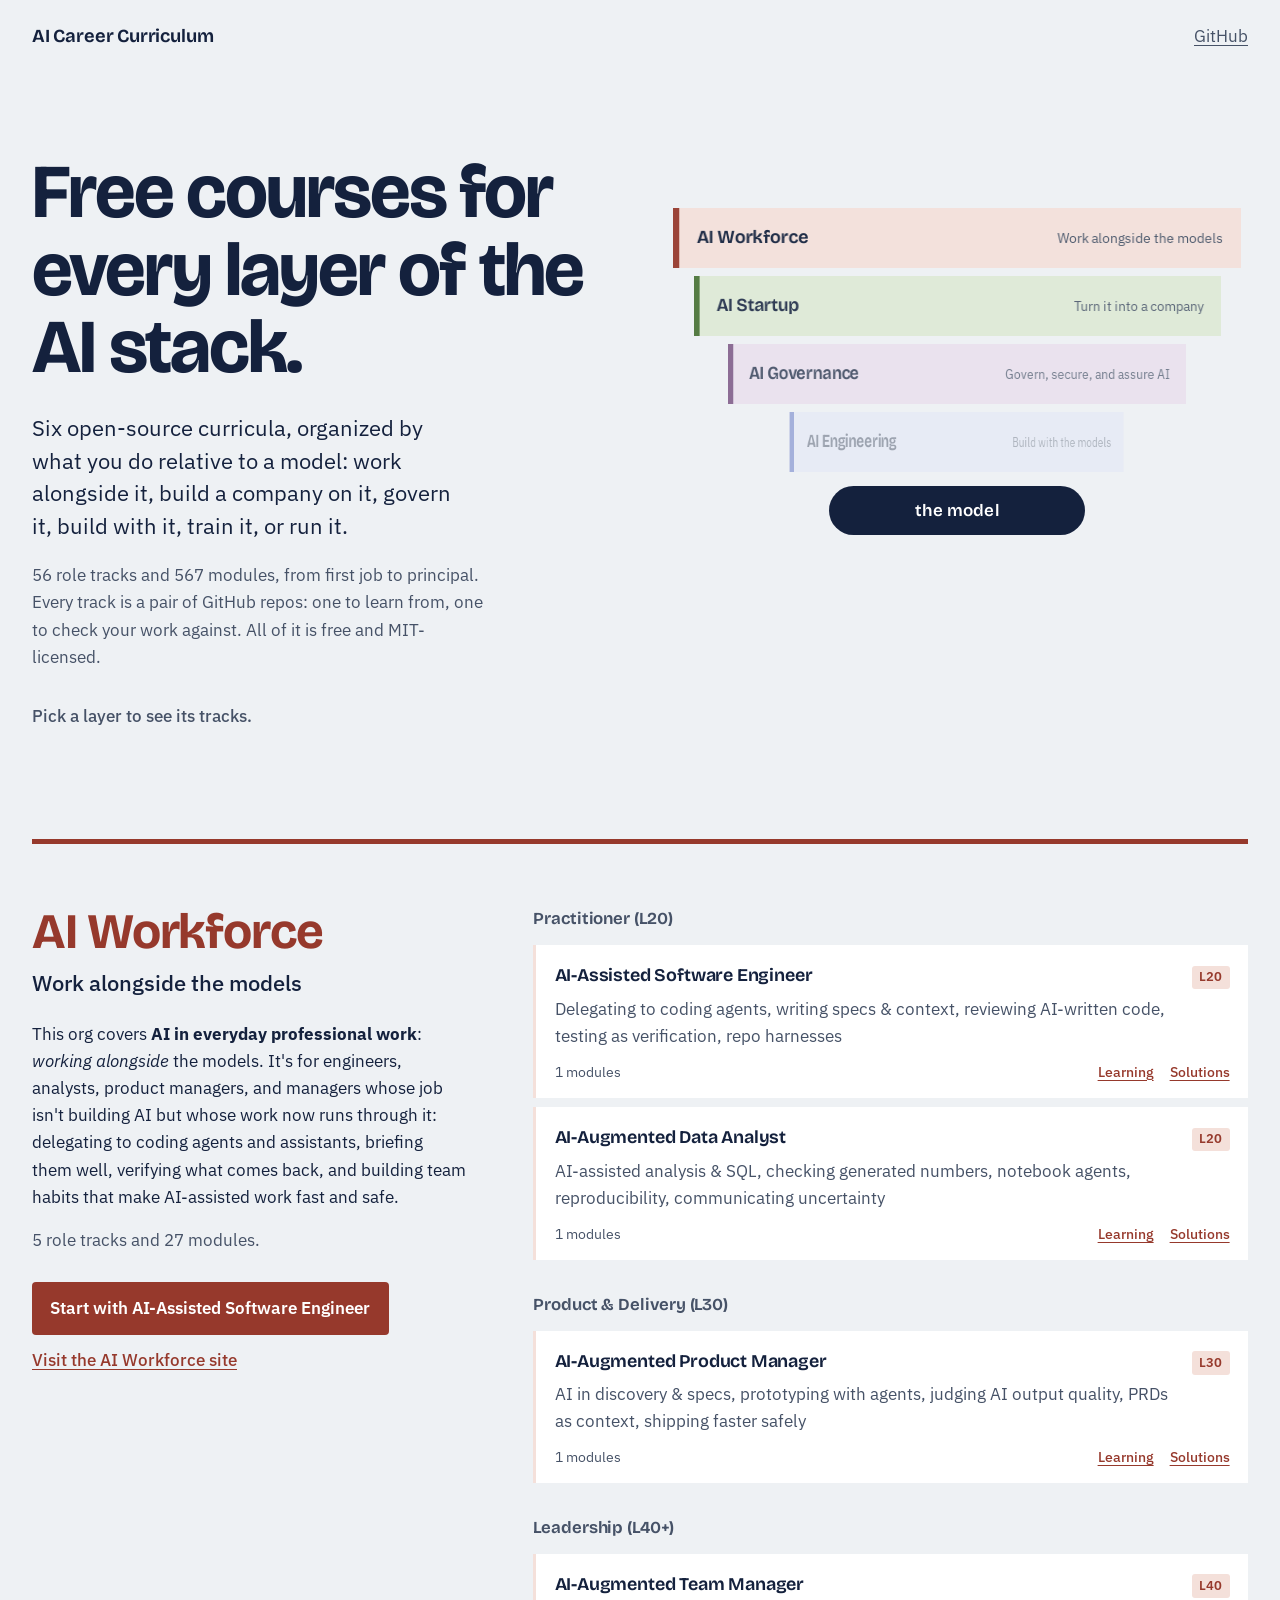
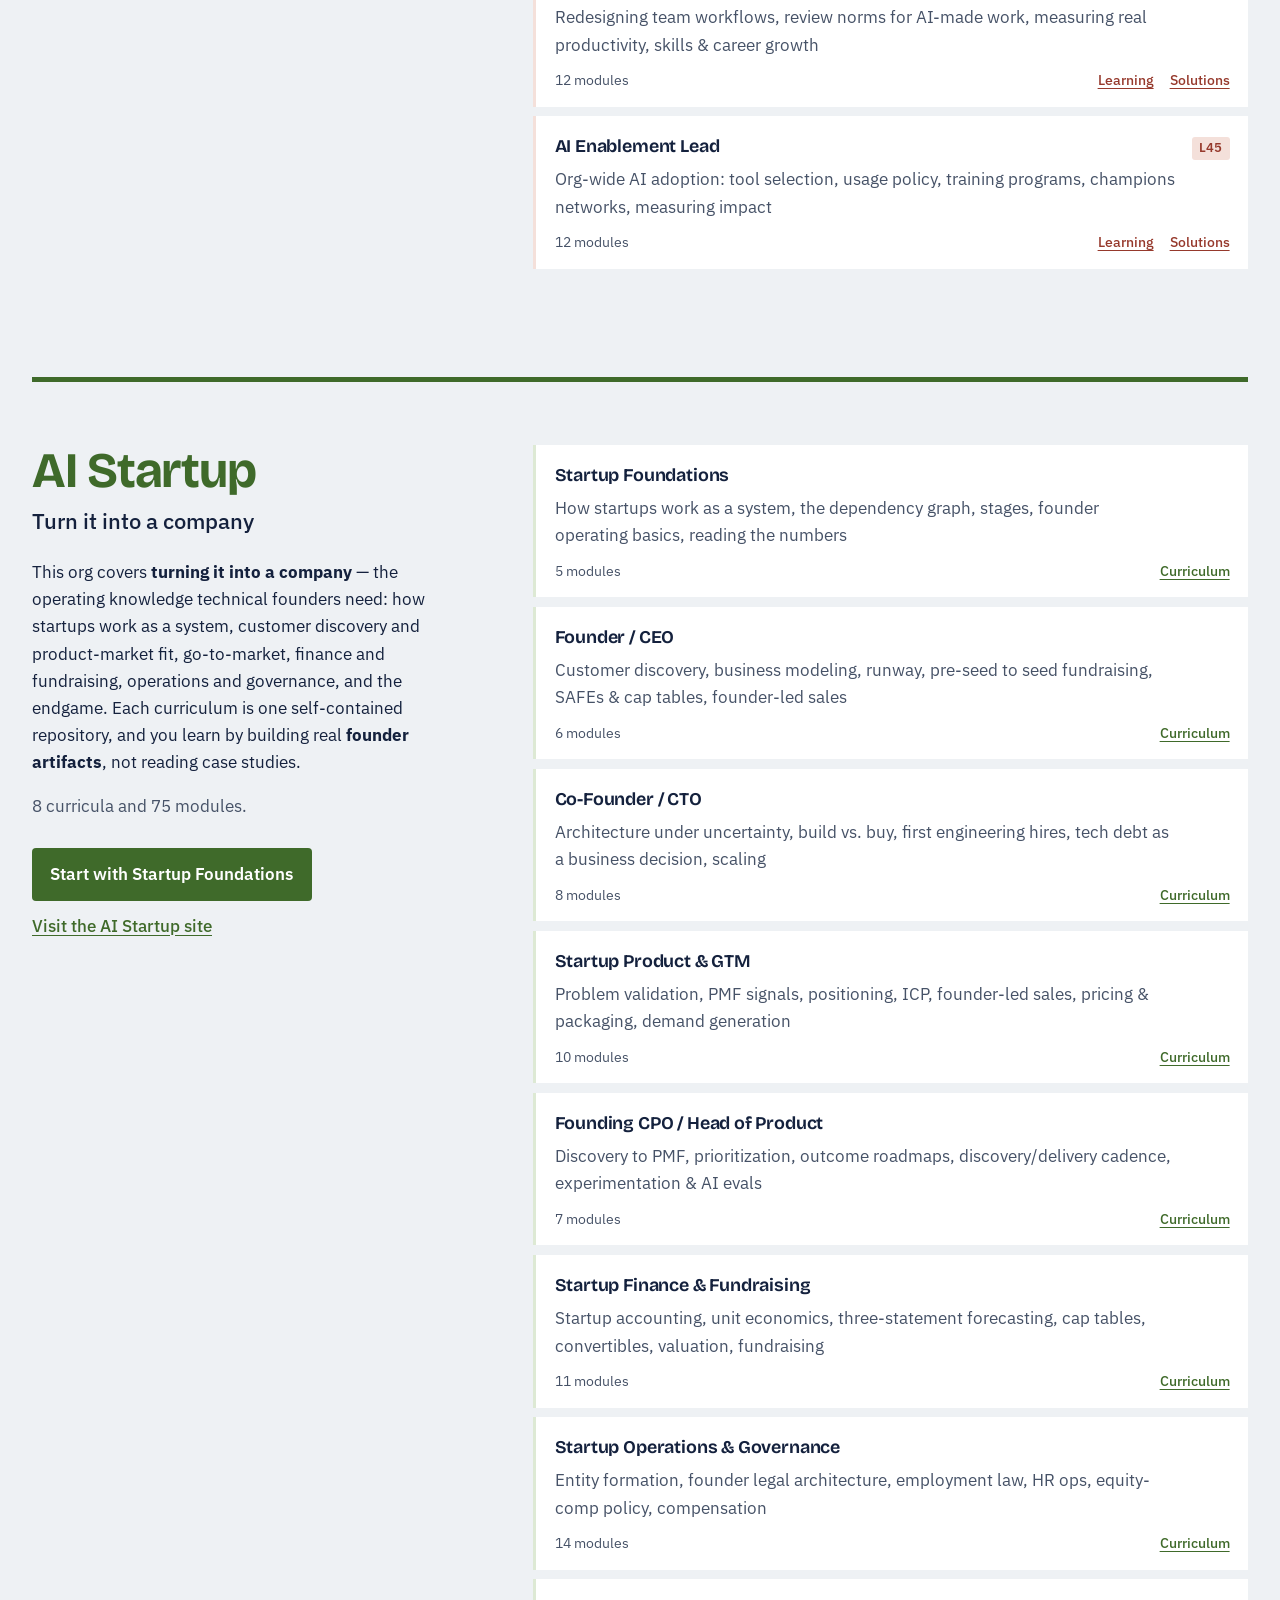
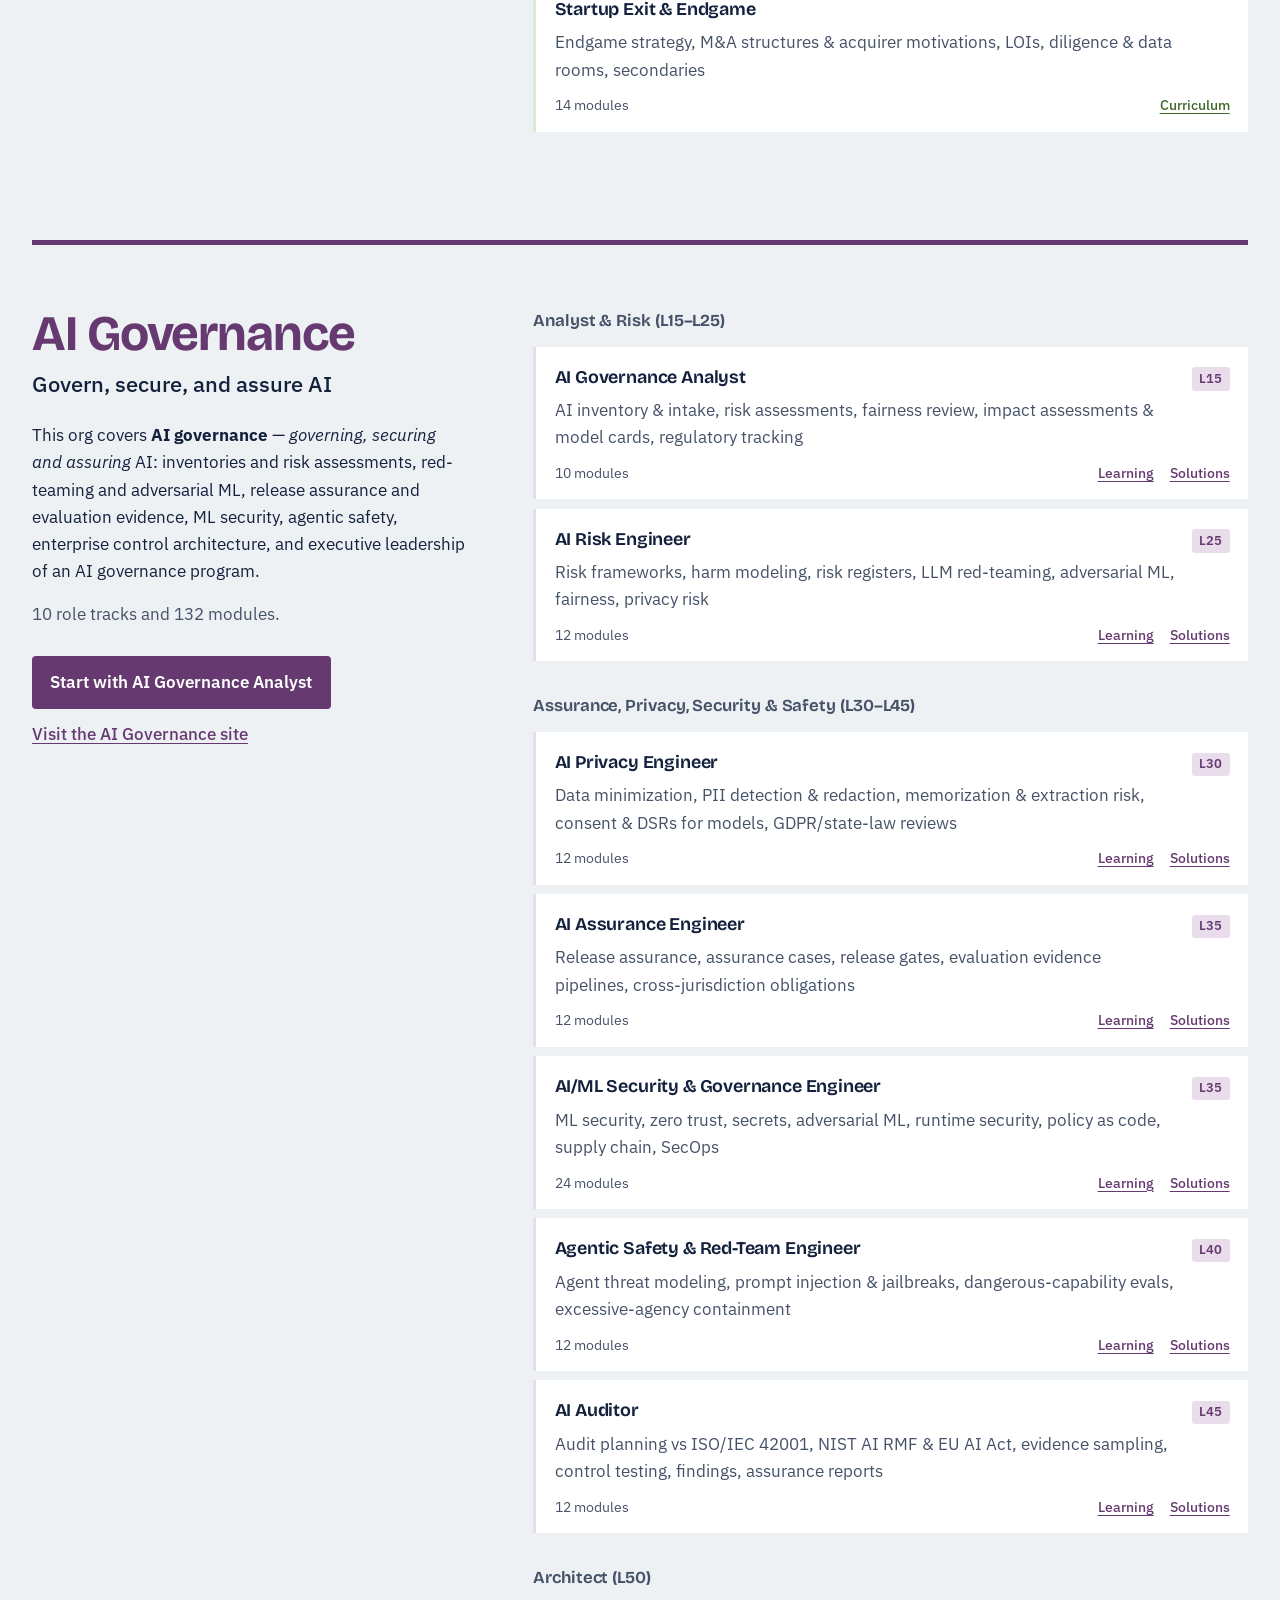
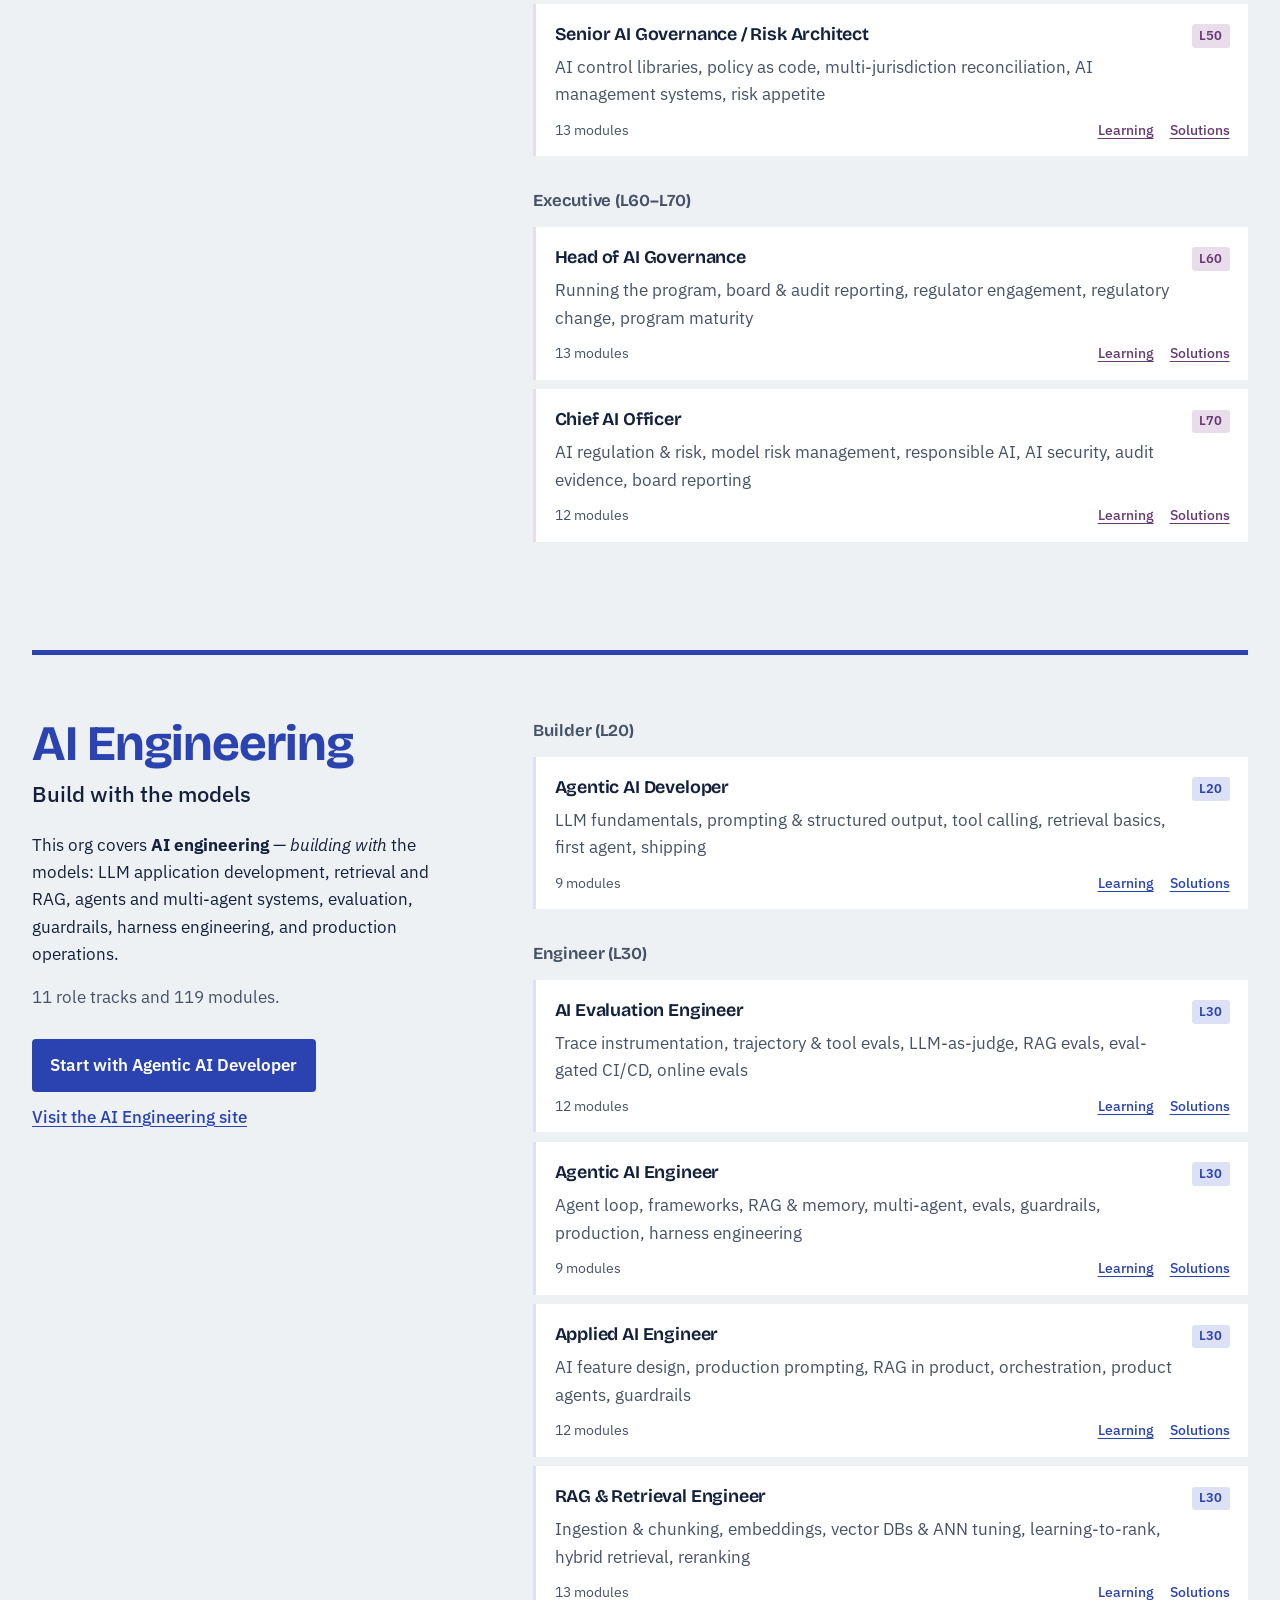
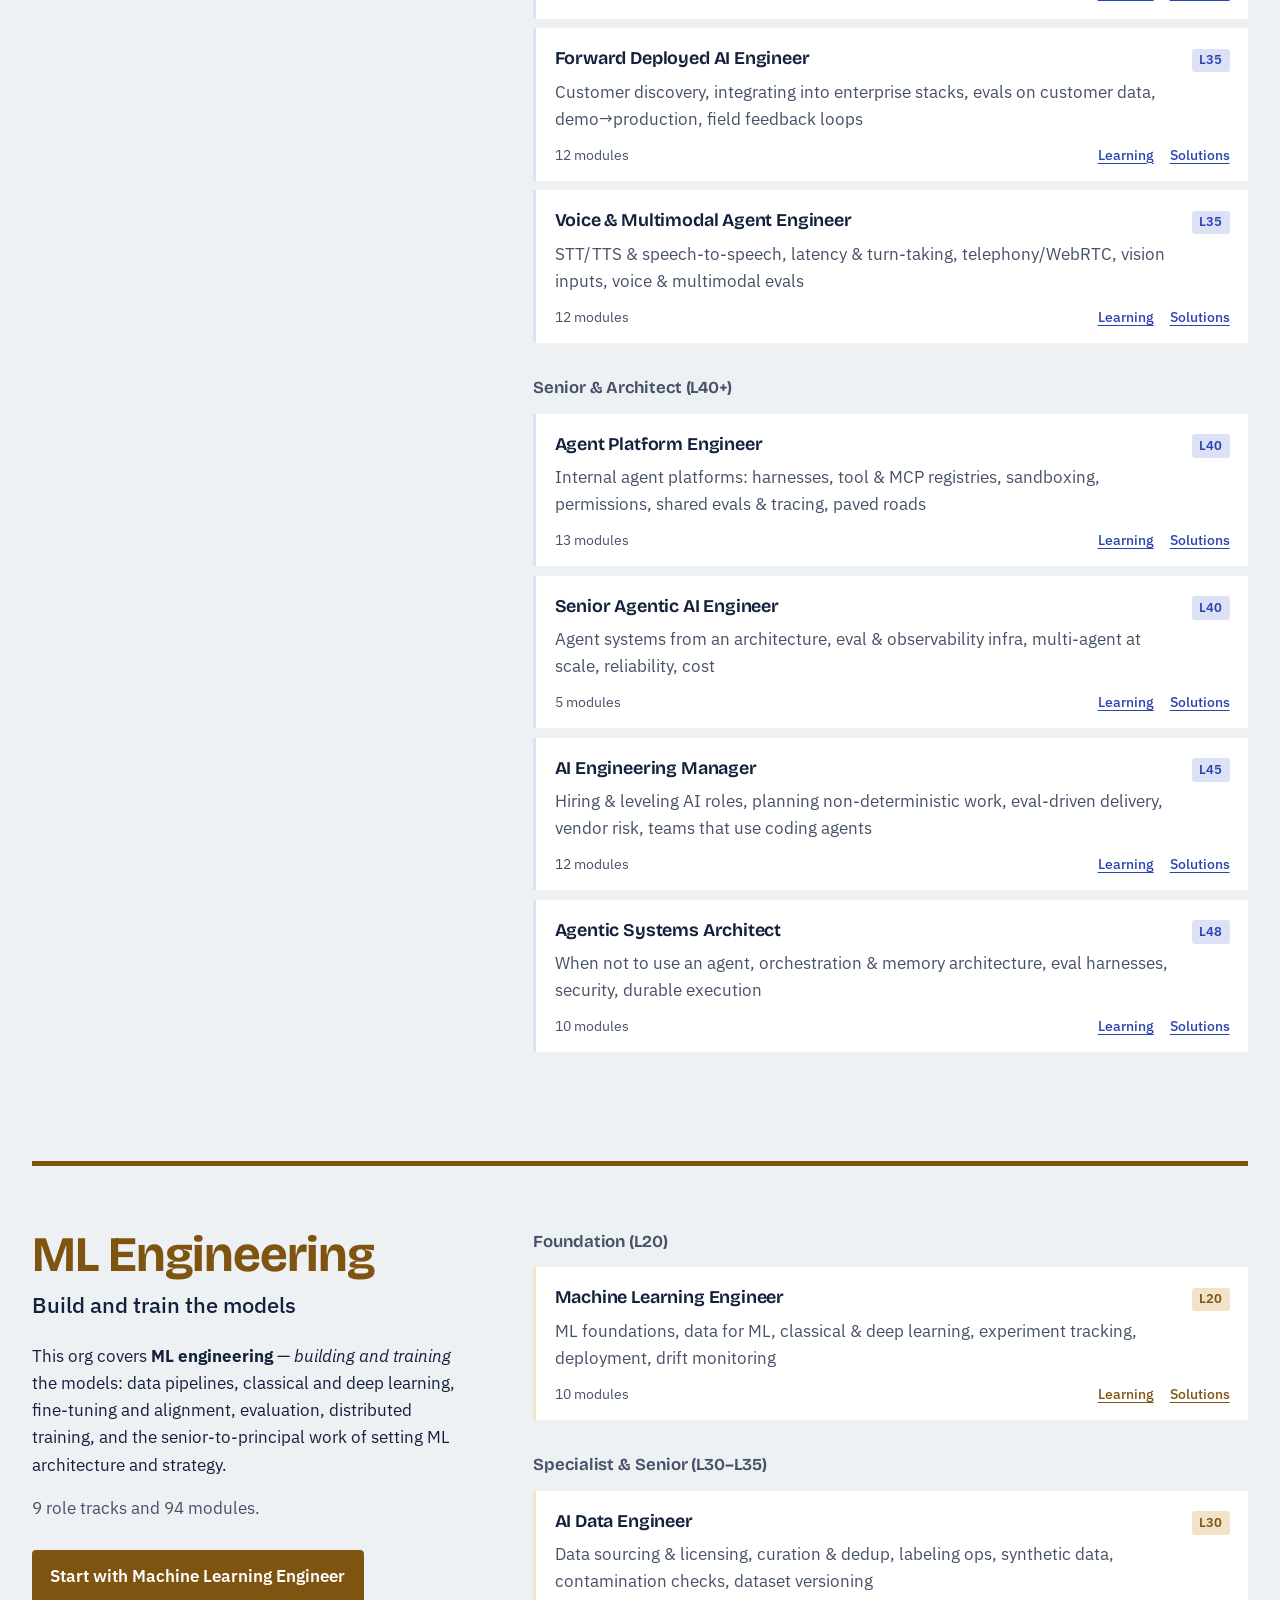
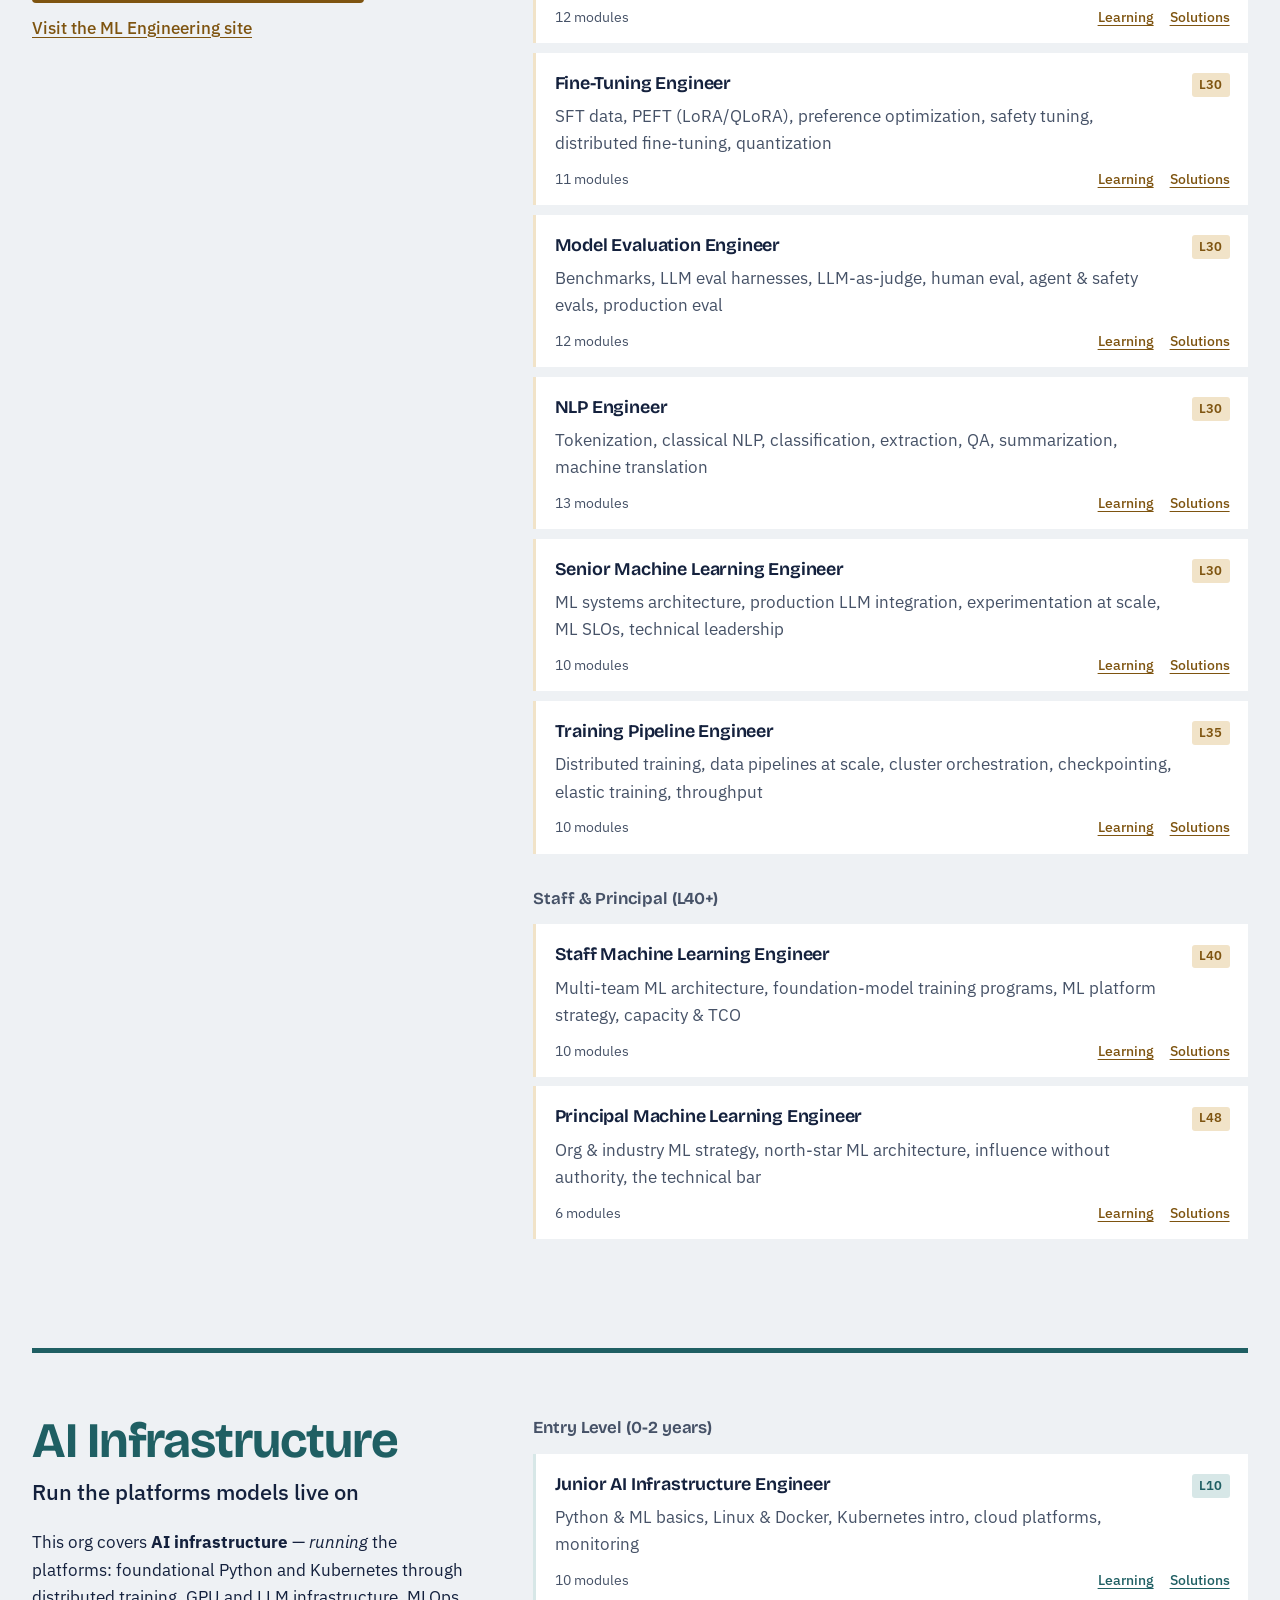
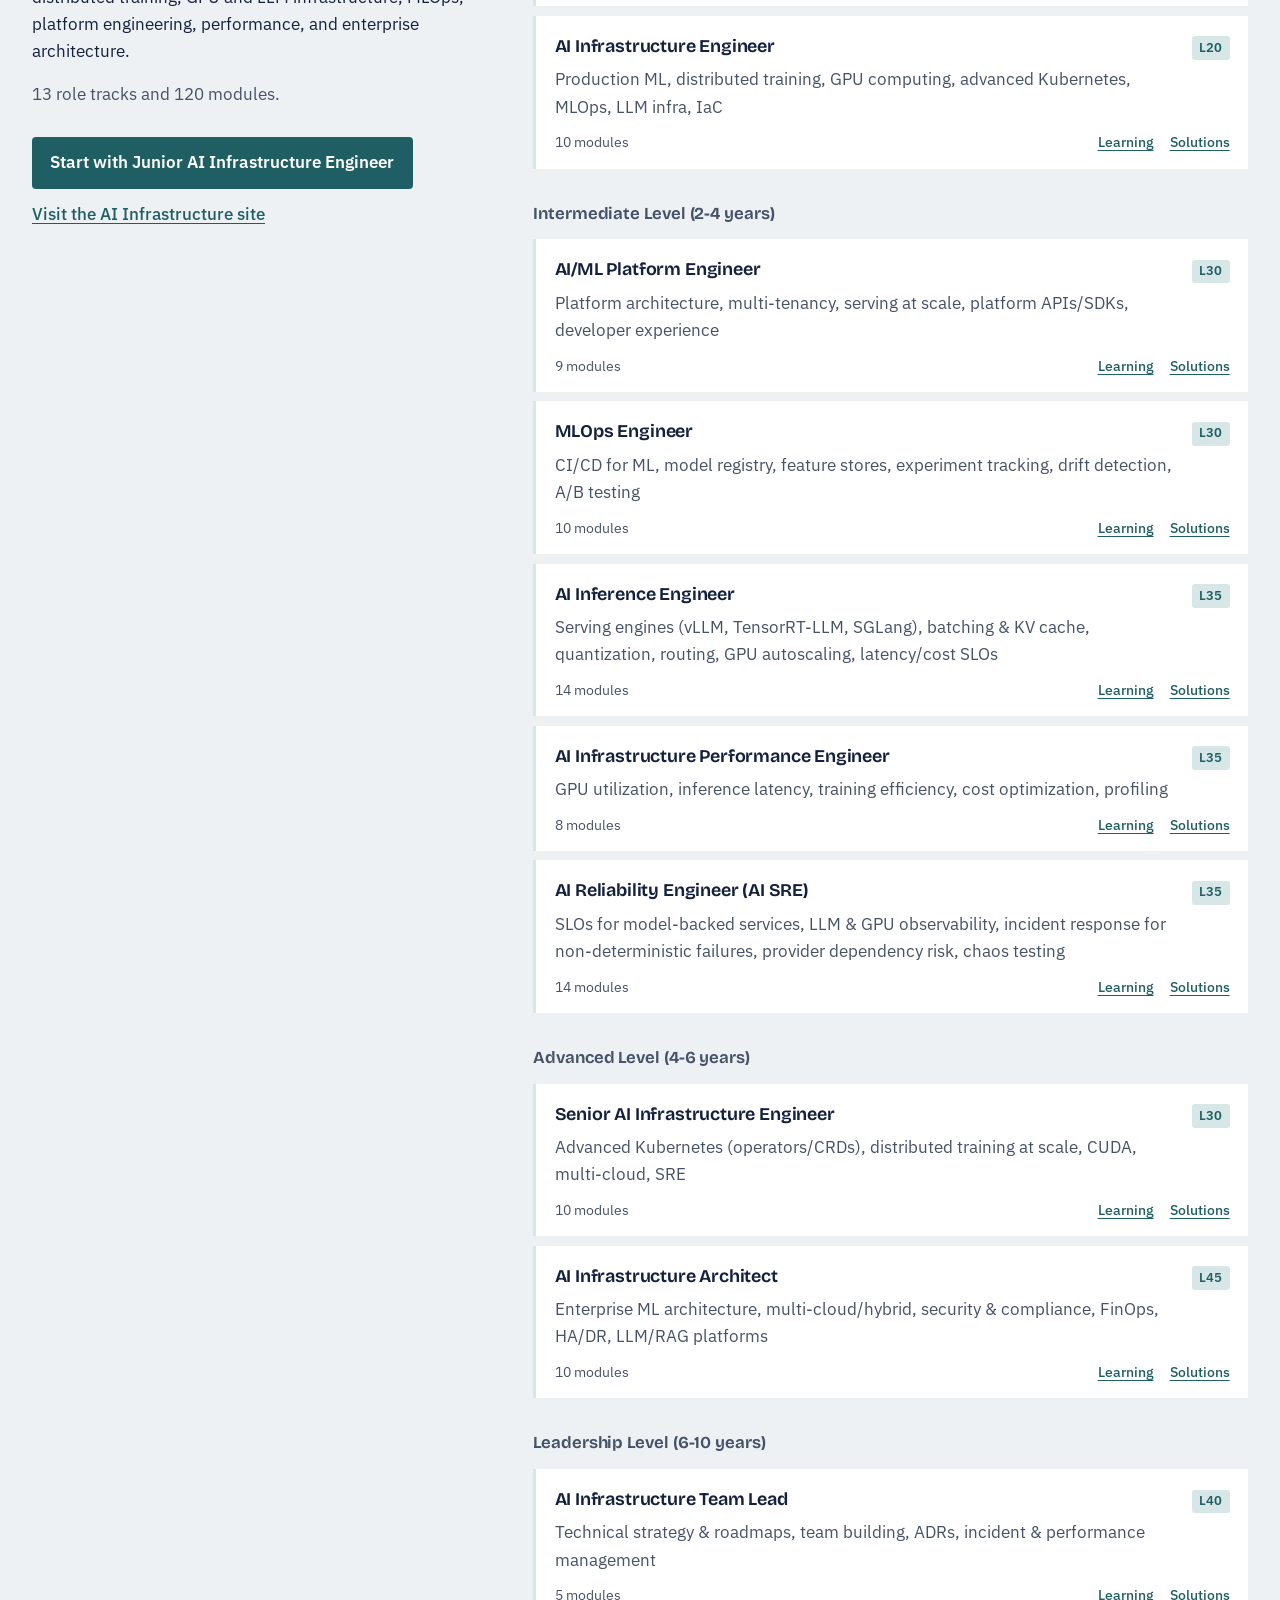
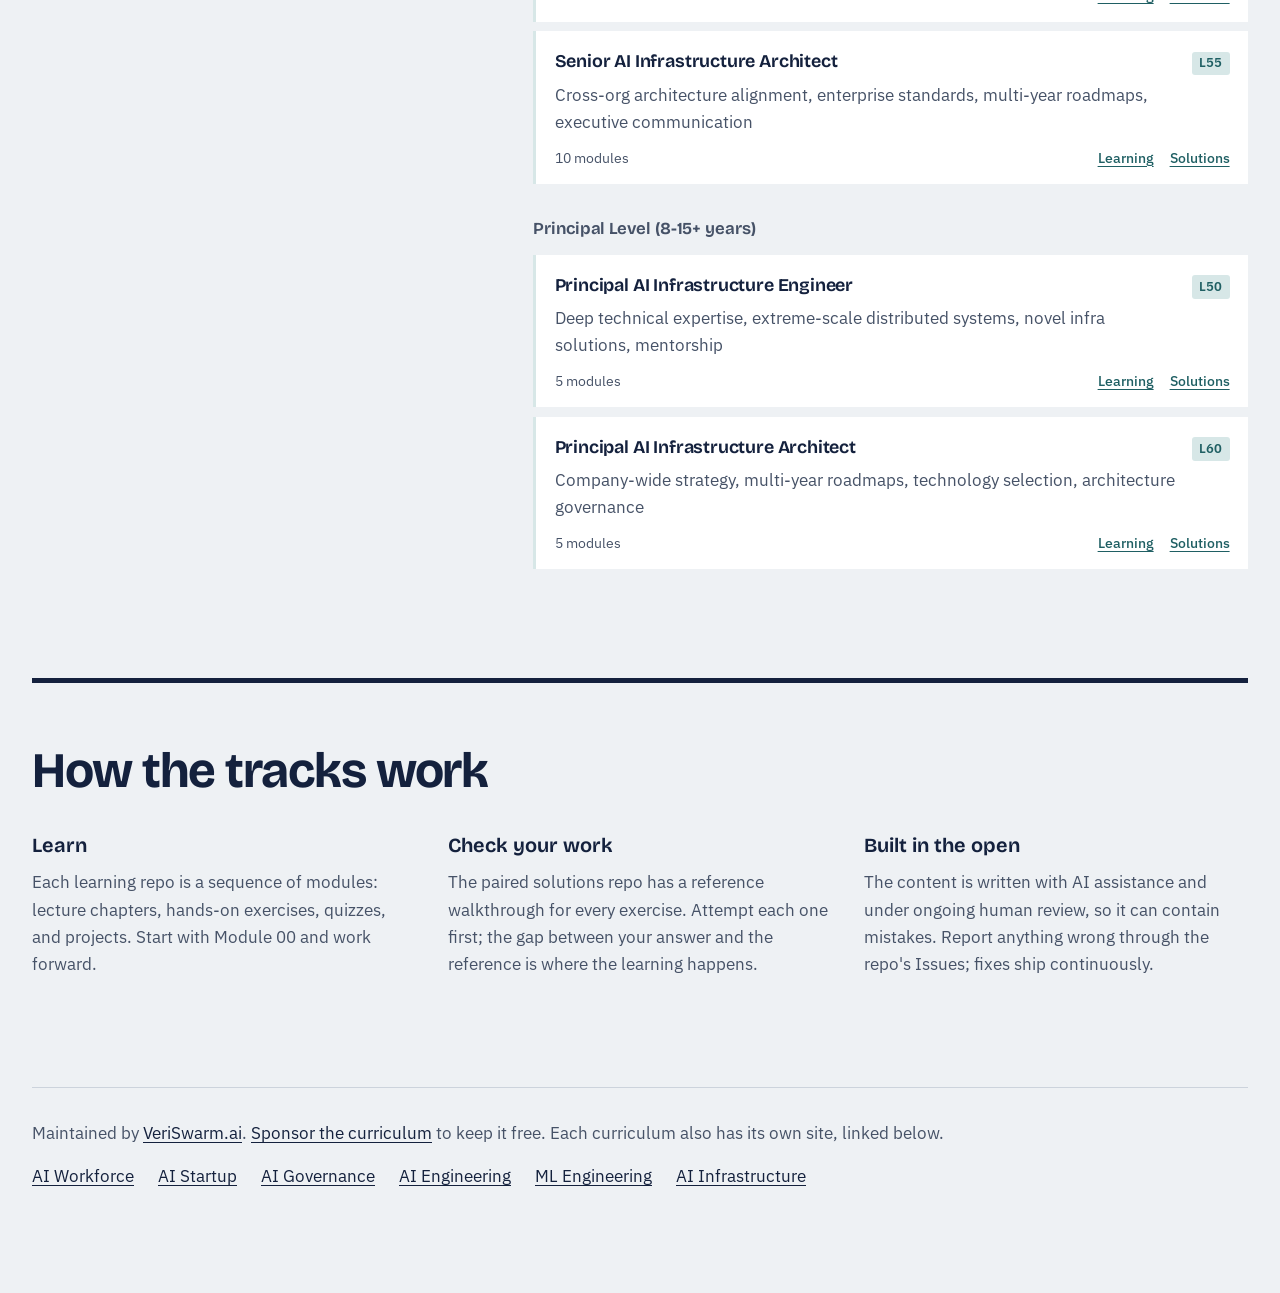
<file: junior.html>
<!doctype html>
<html lang="en">
<head>
<meta charset="utf-8">
<title>AI Career Curriculum</title>
<!-- Keeps previously shared /junior.html links working. -->
<meta http-equiv="refresh" content="0; url=/">
<link rel="canonical" href="https://ai-curriculum-project.github.io/">
</head>
<body>
<p>This page has moved. <a href="/">Go to the AI Career Curriculum</a>.</p>
</body>
</html>
</file>
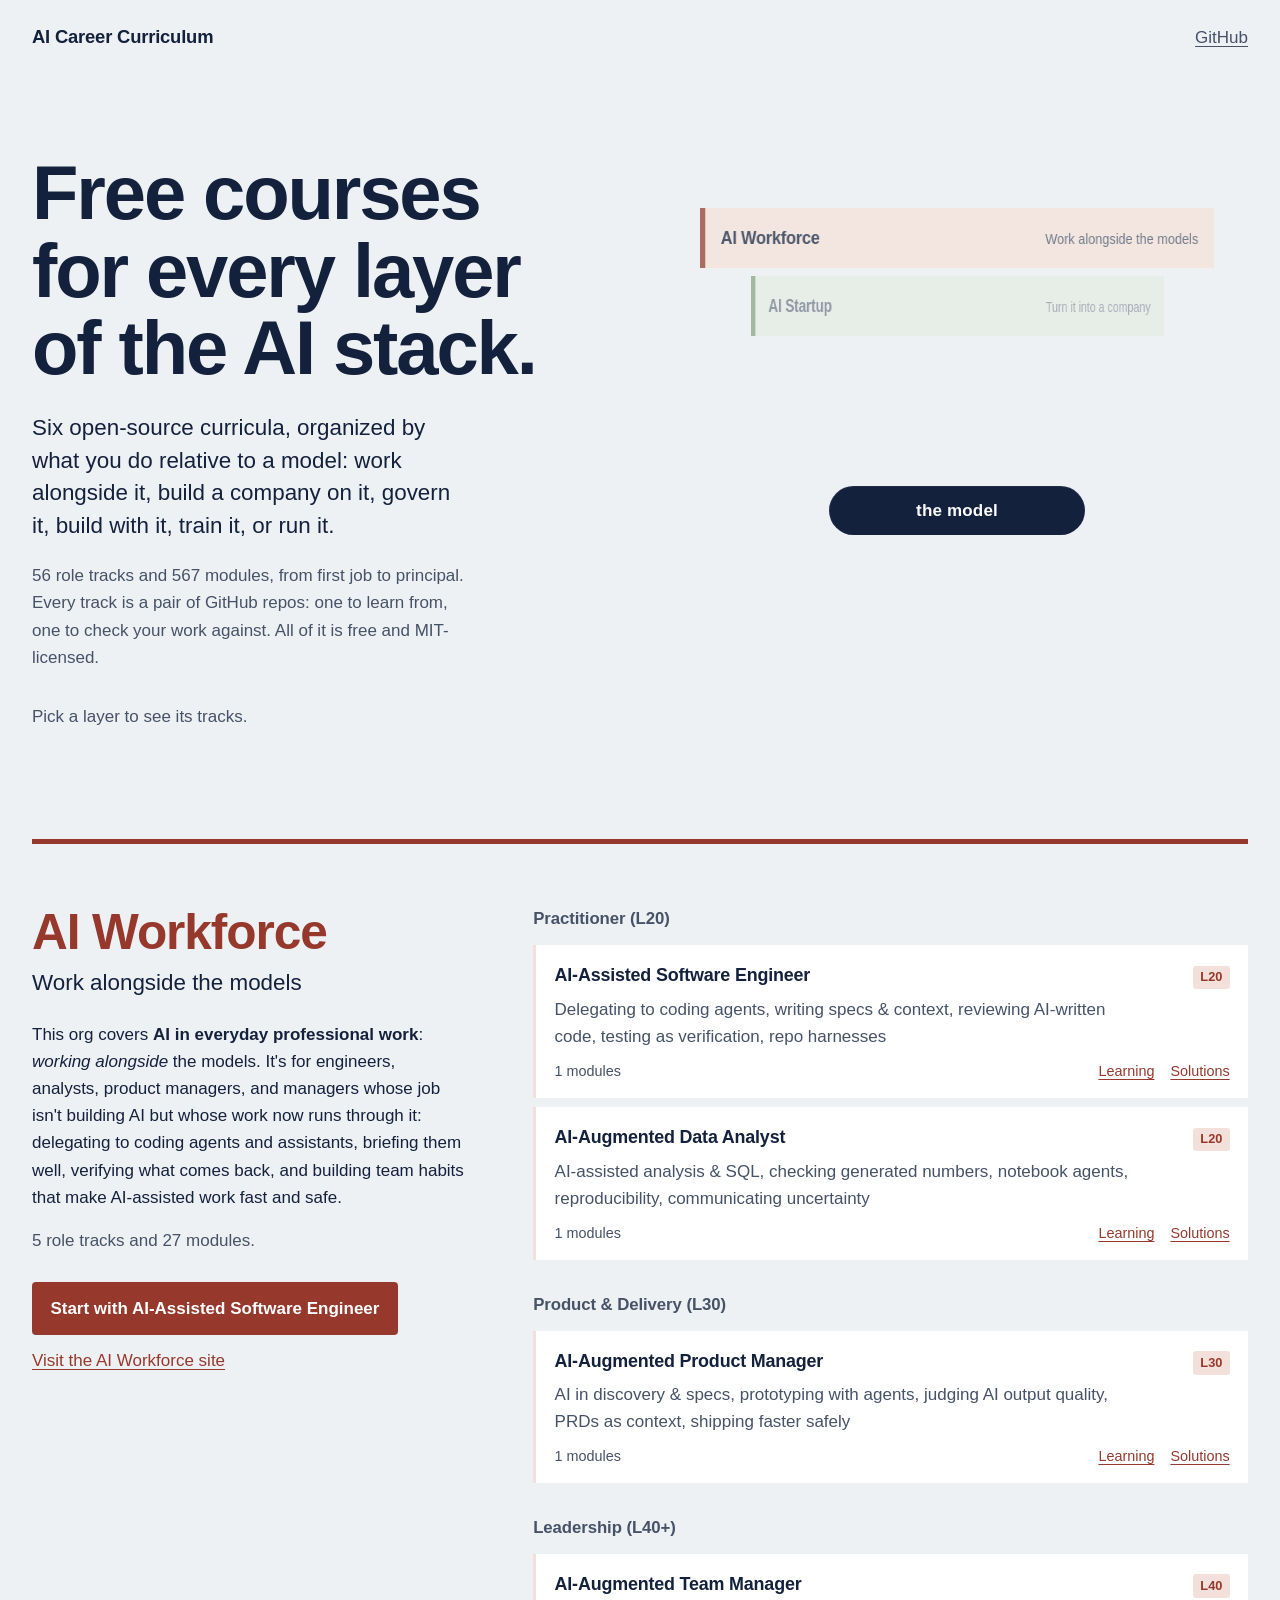
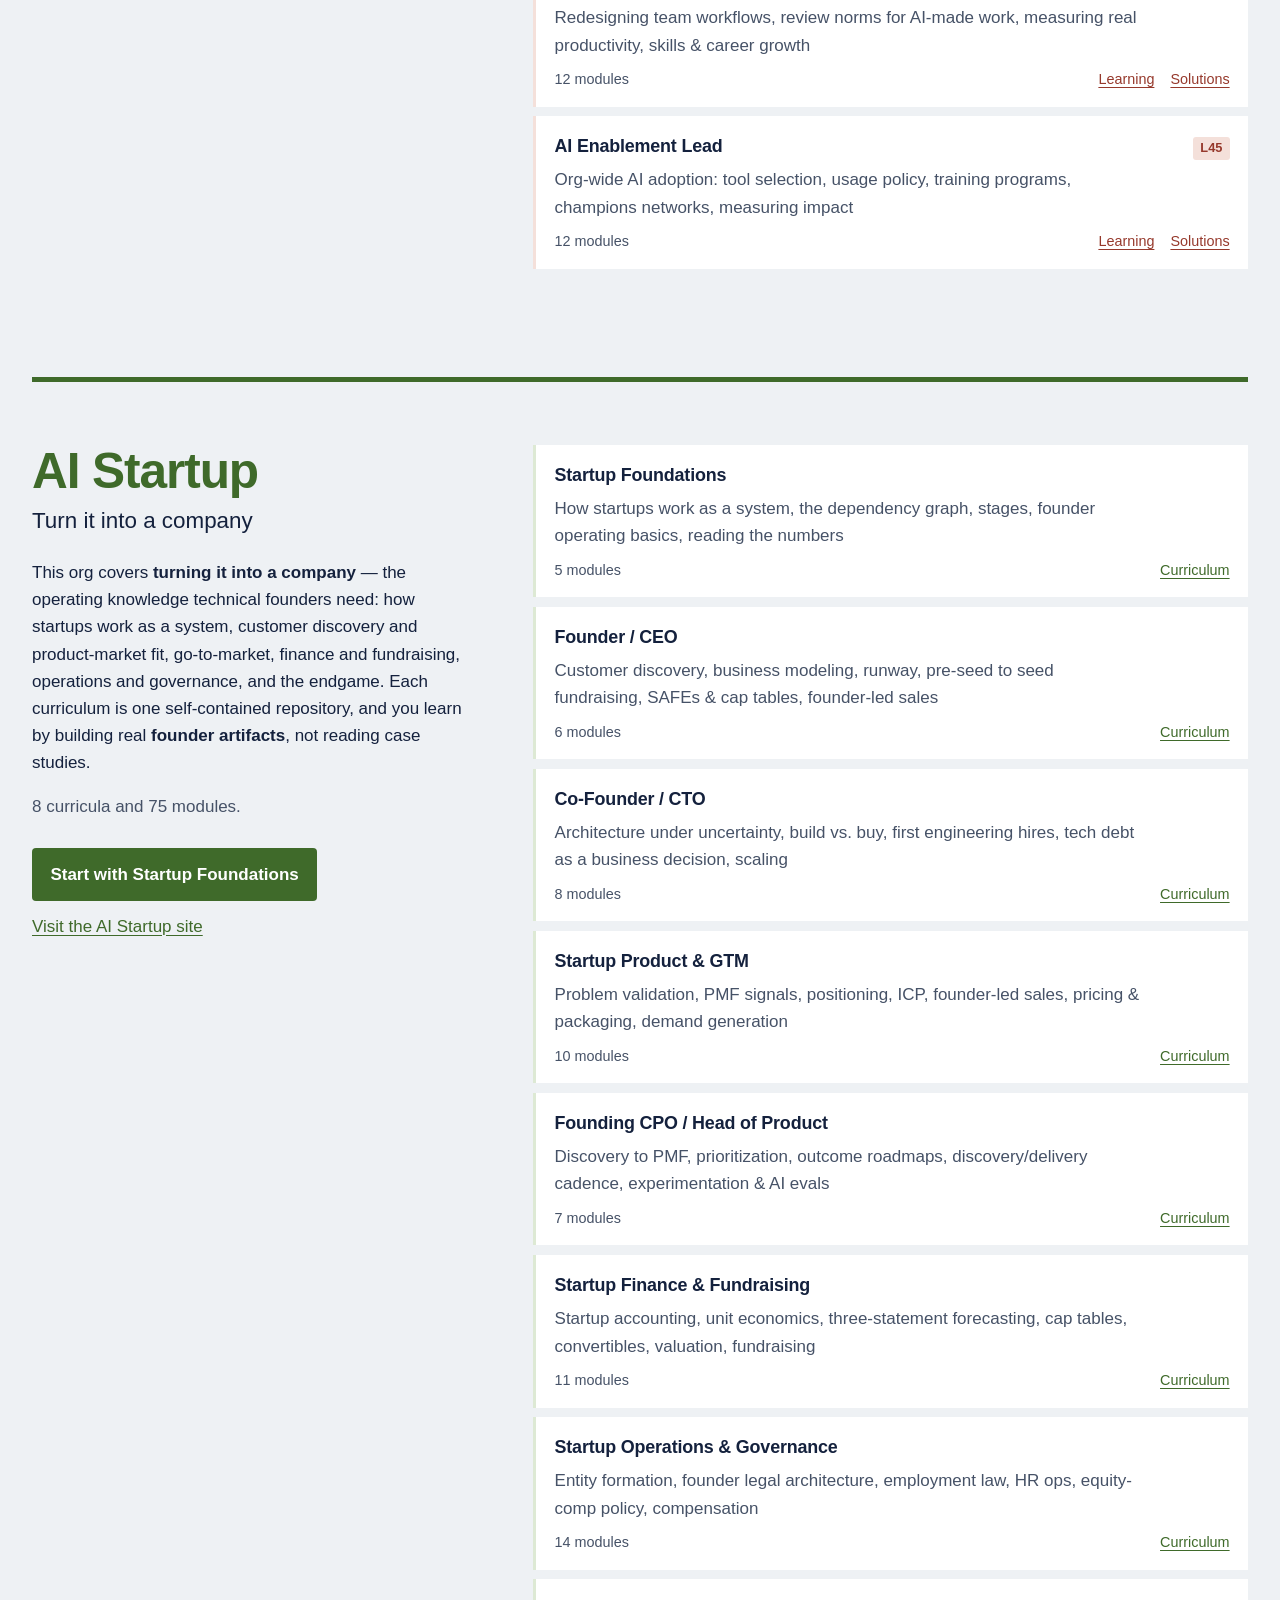
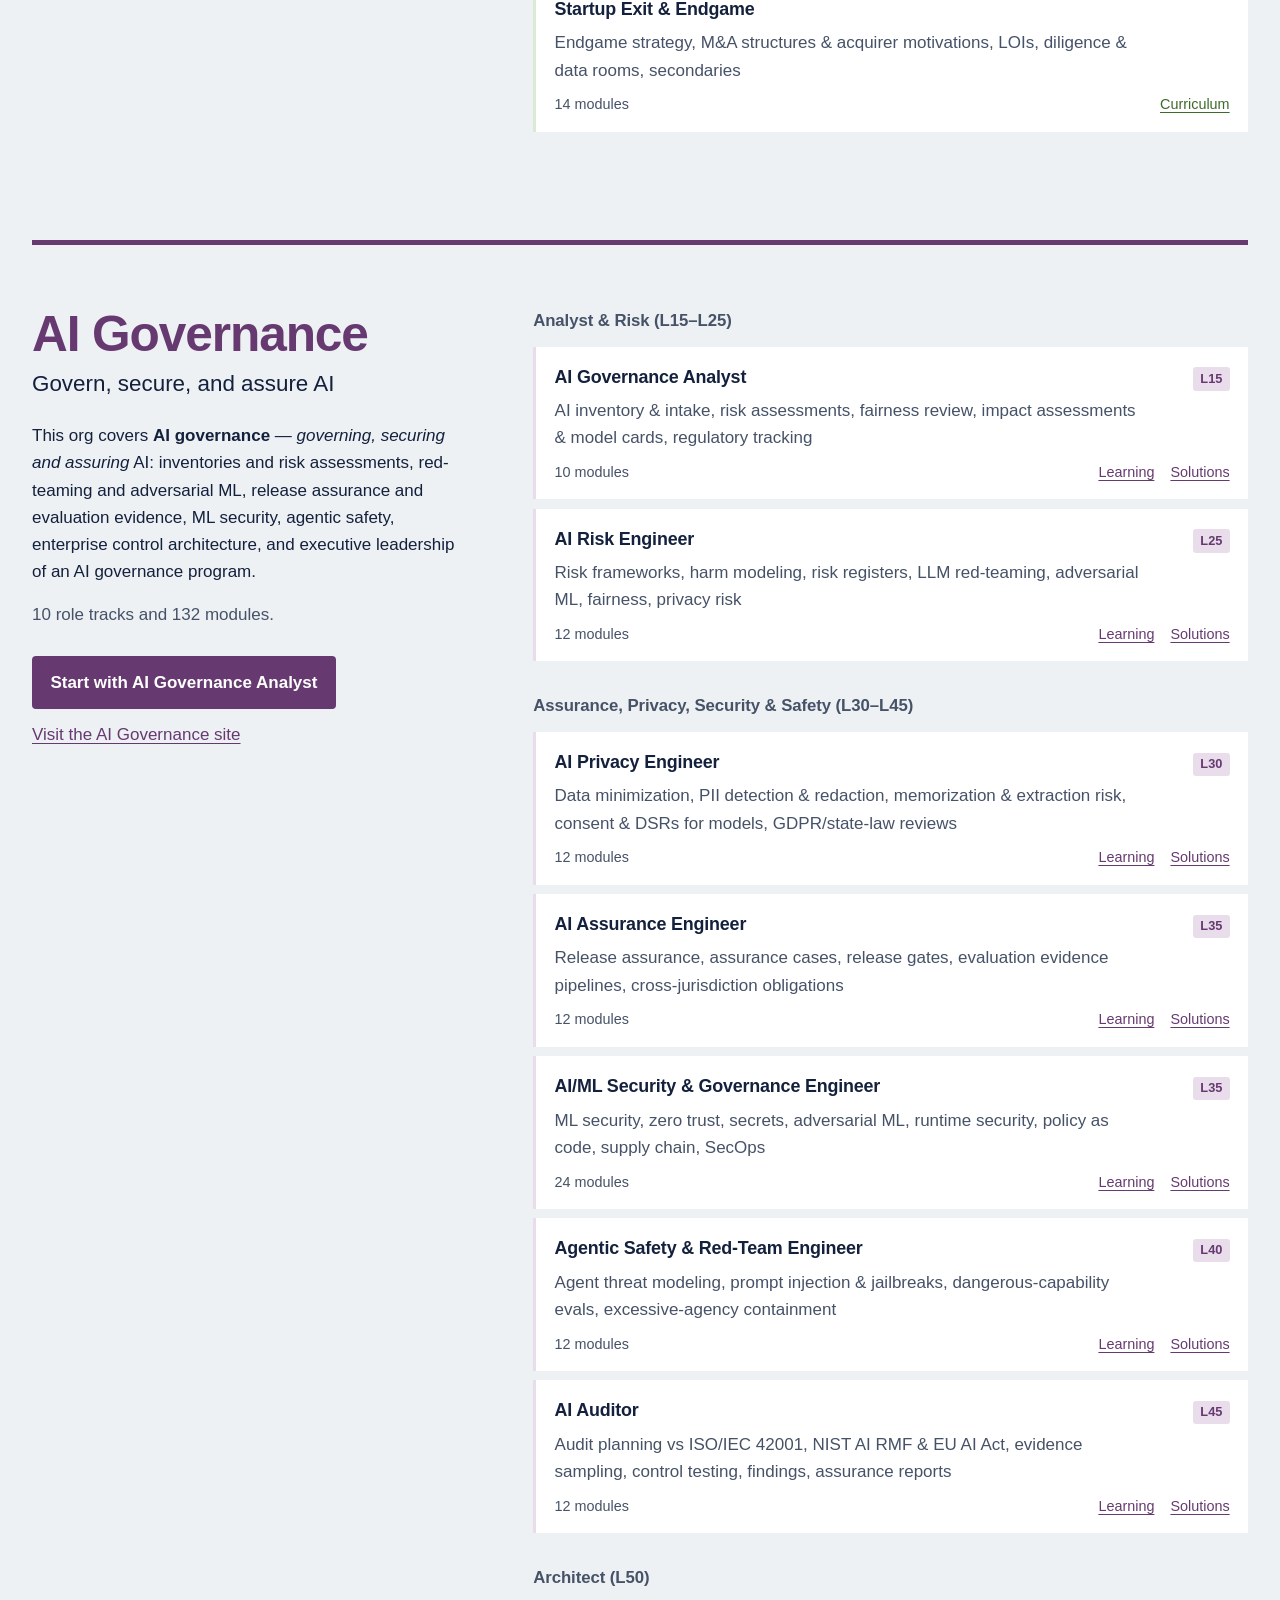
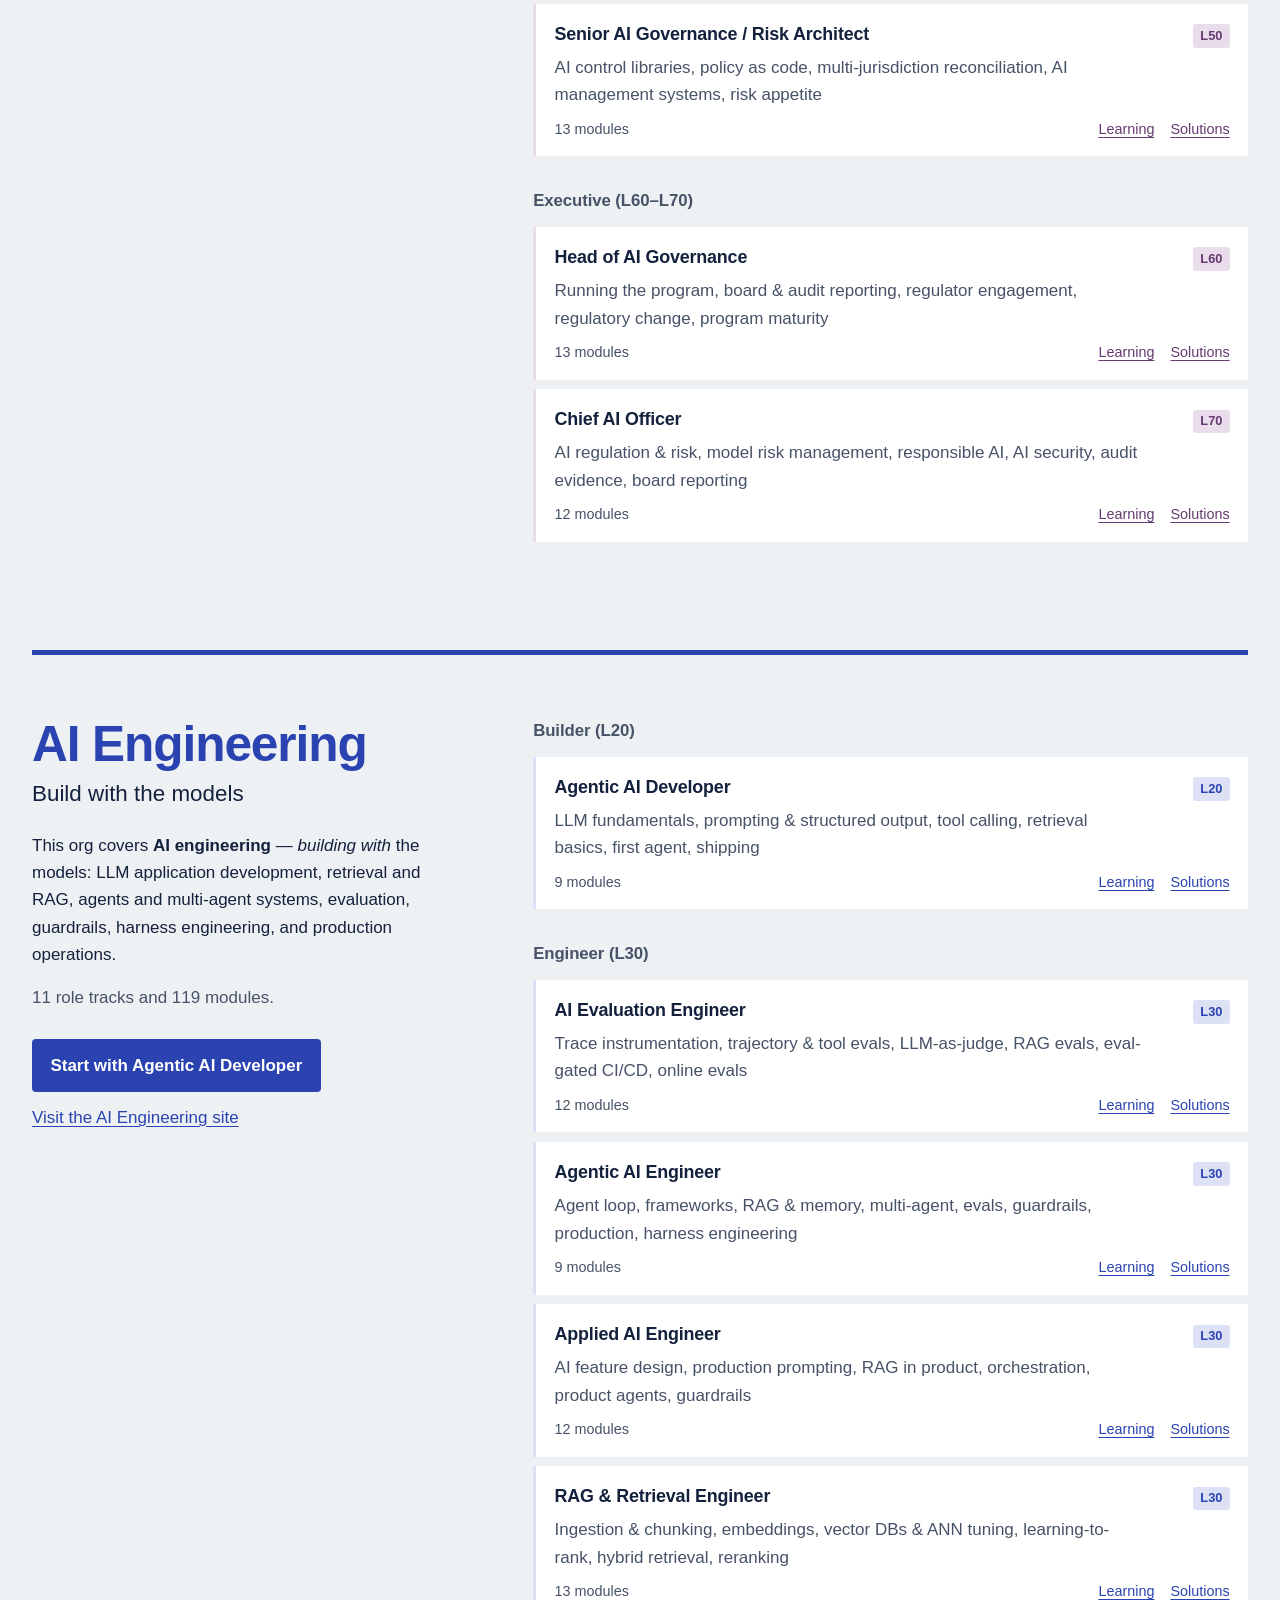
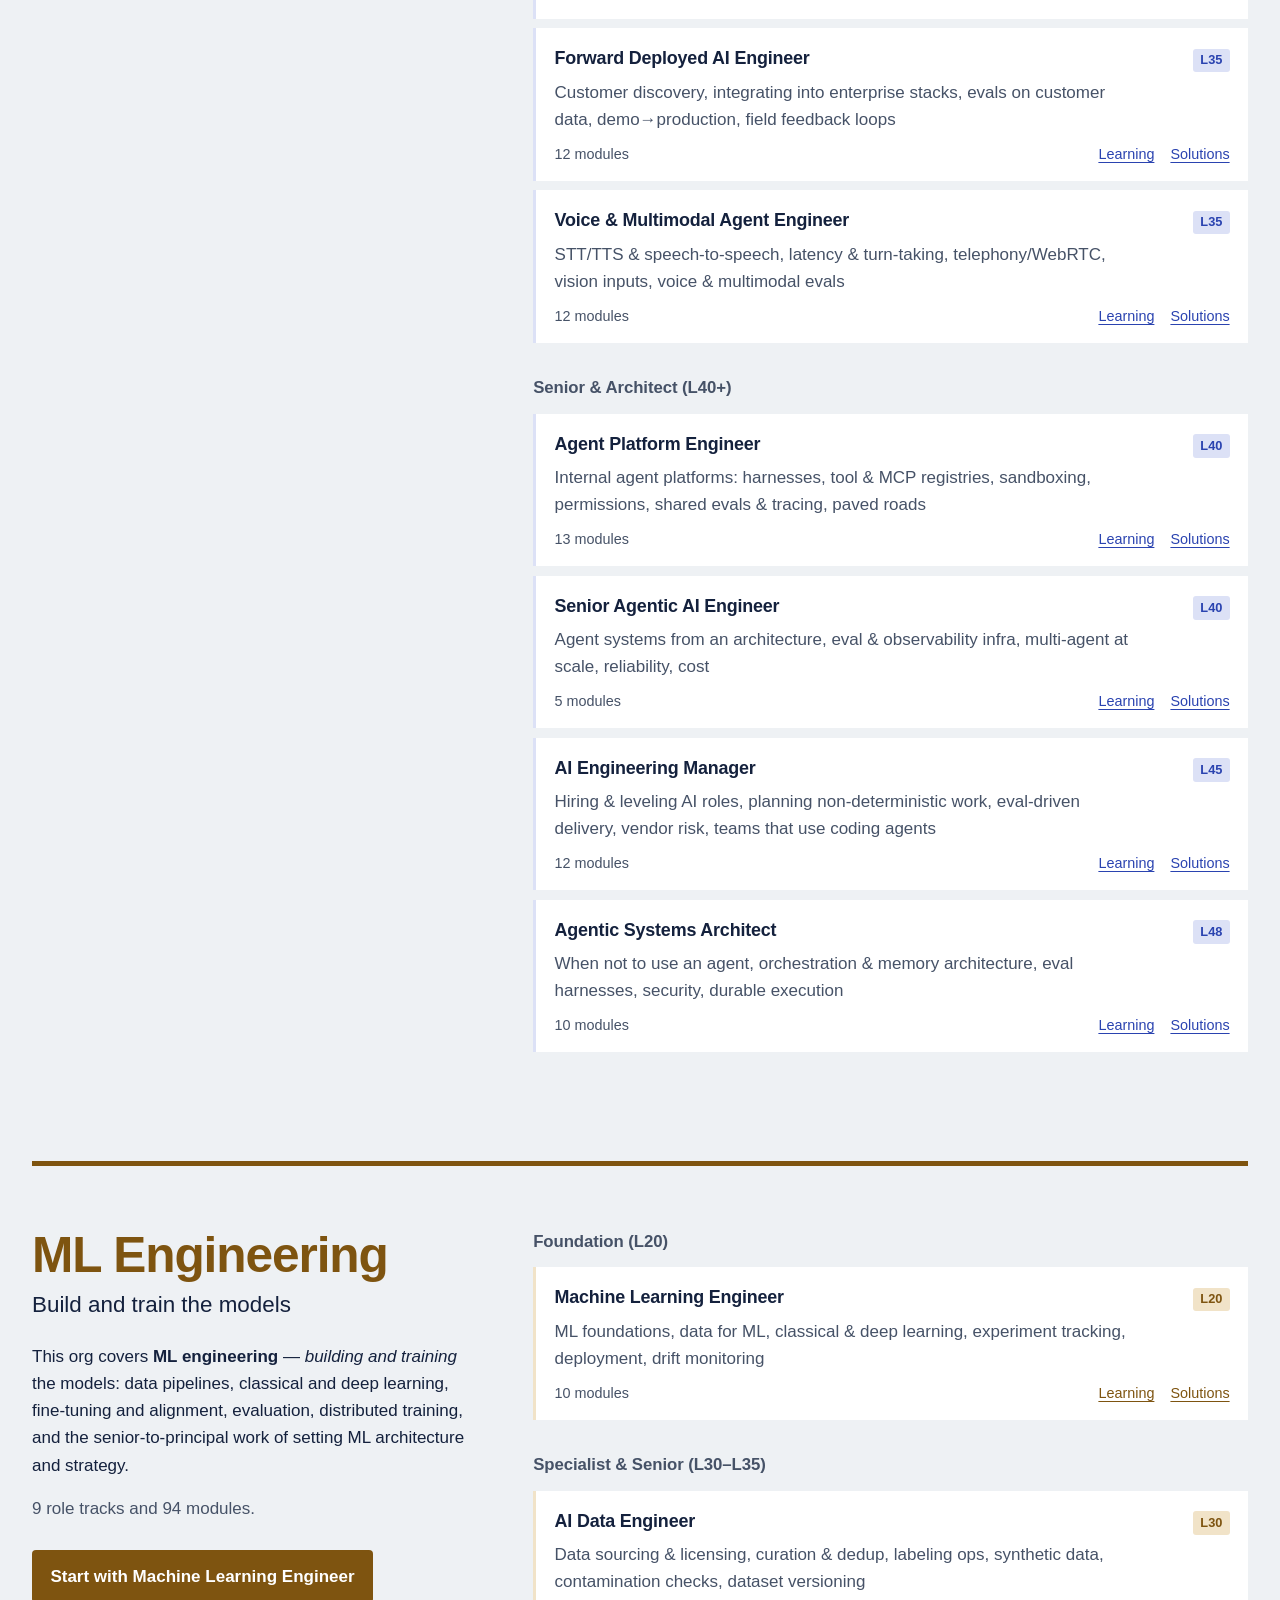
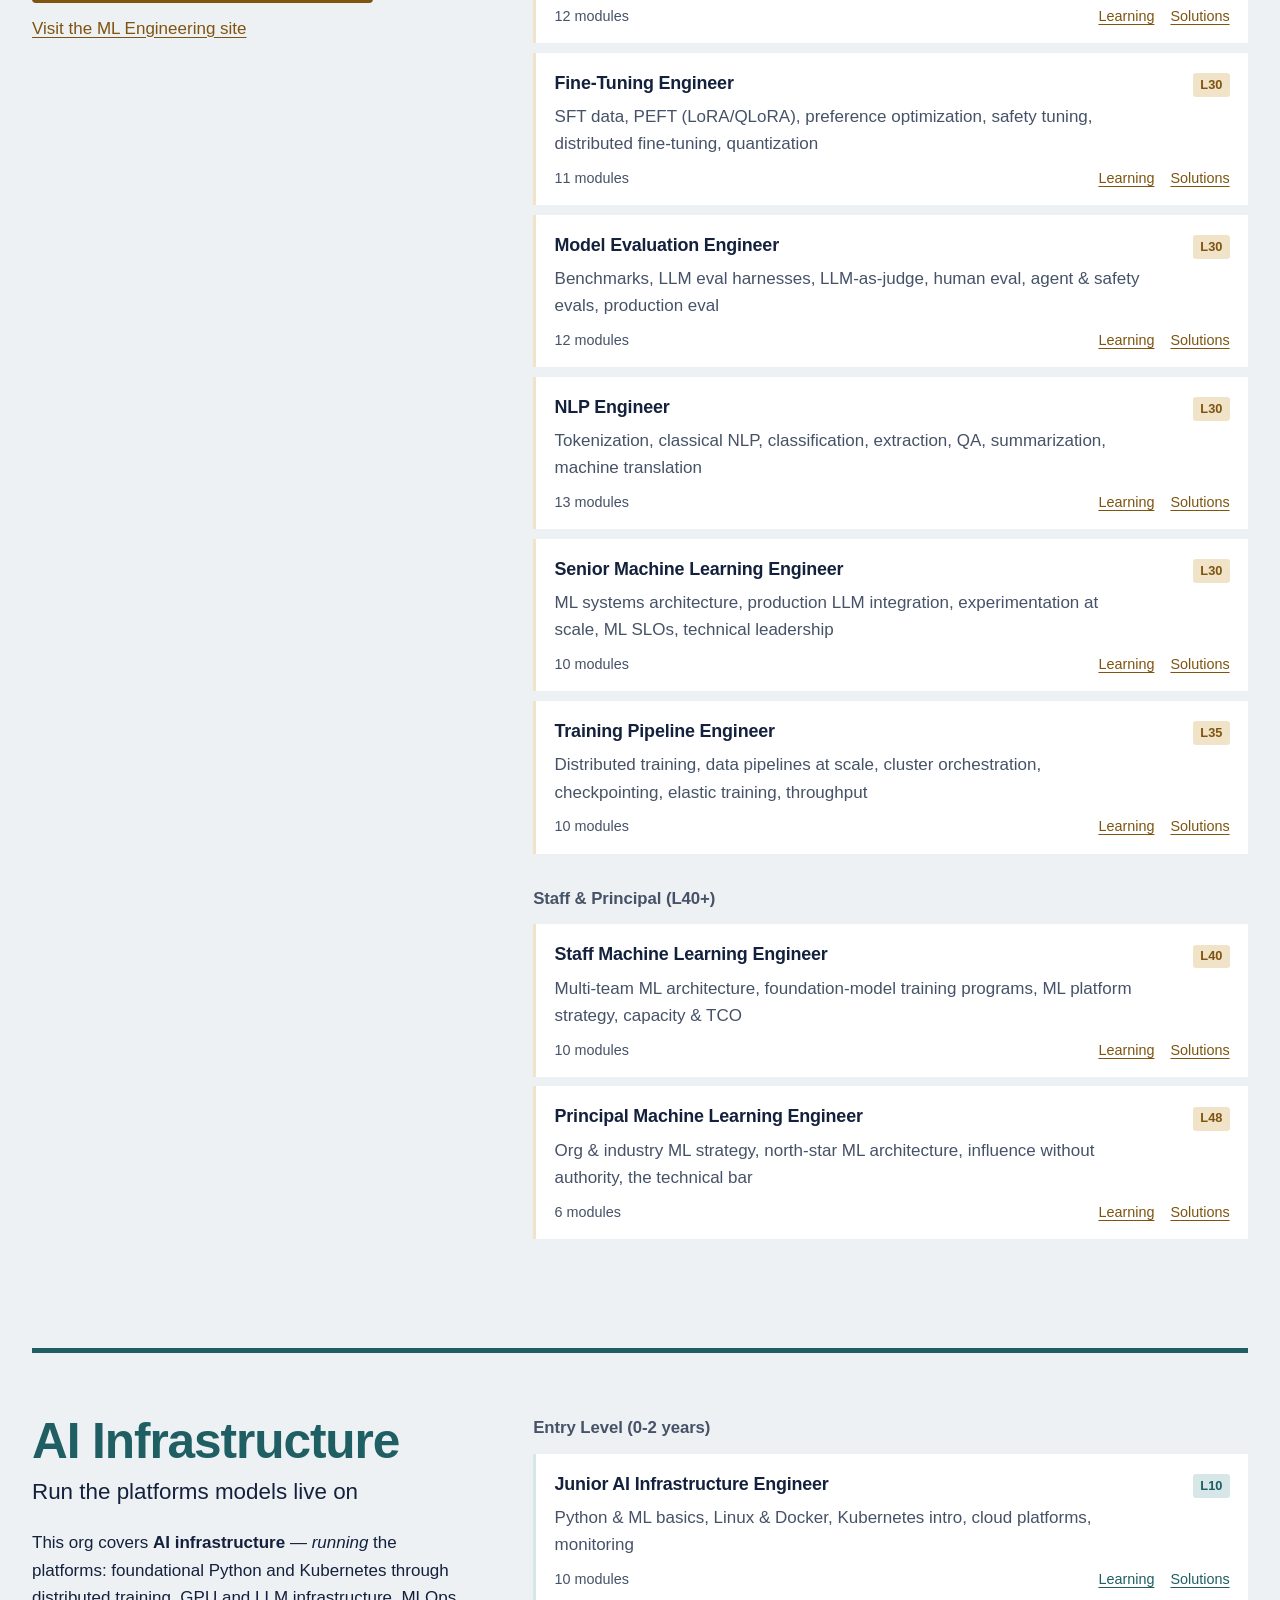
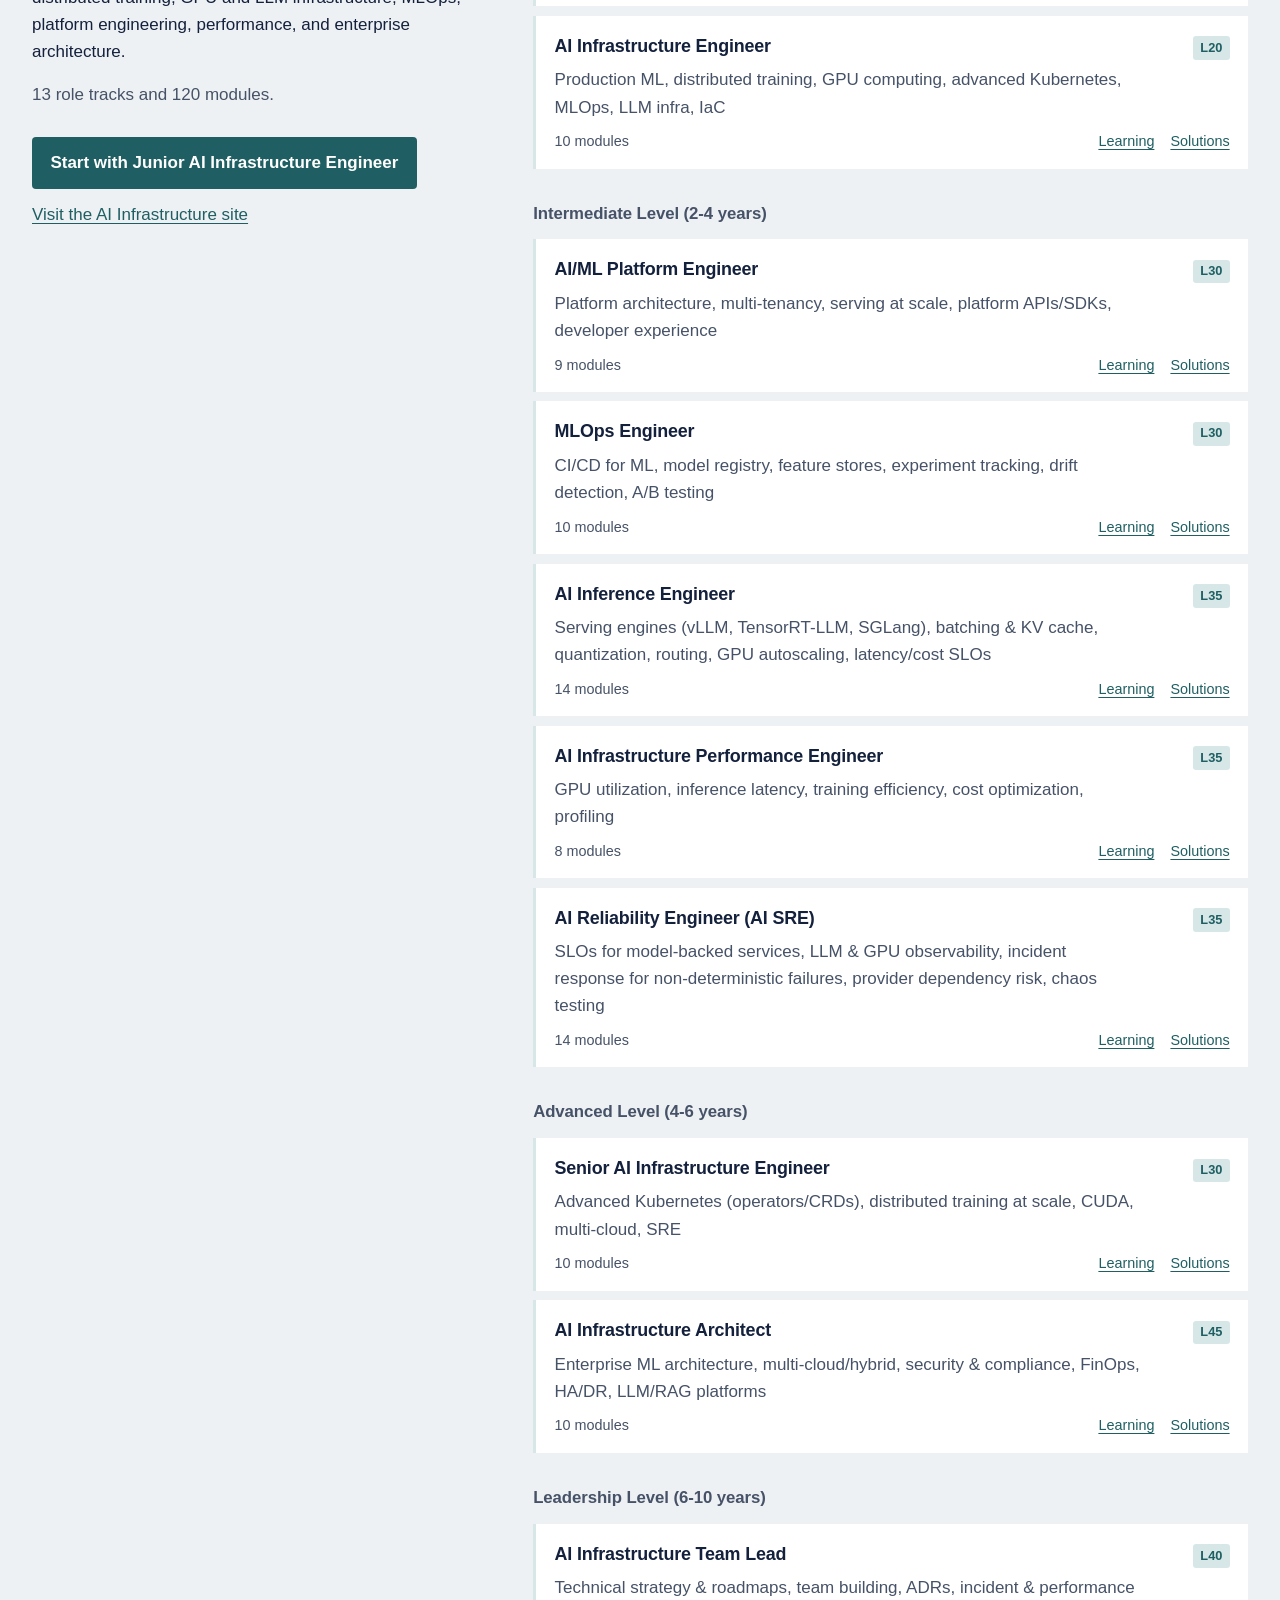
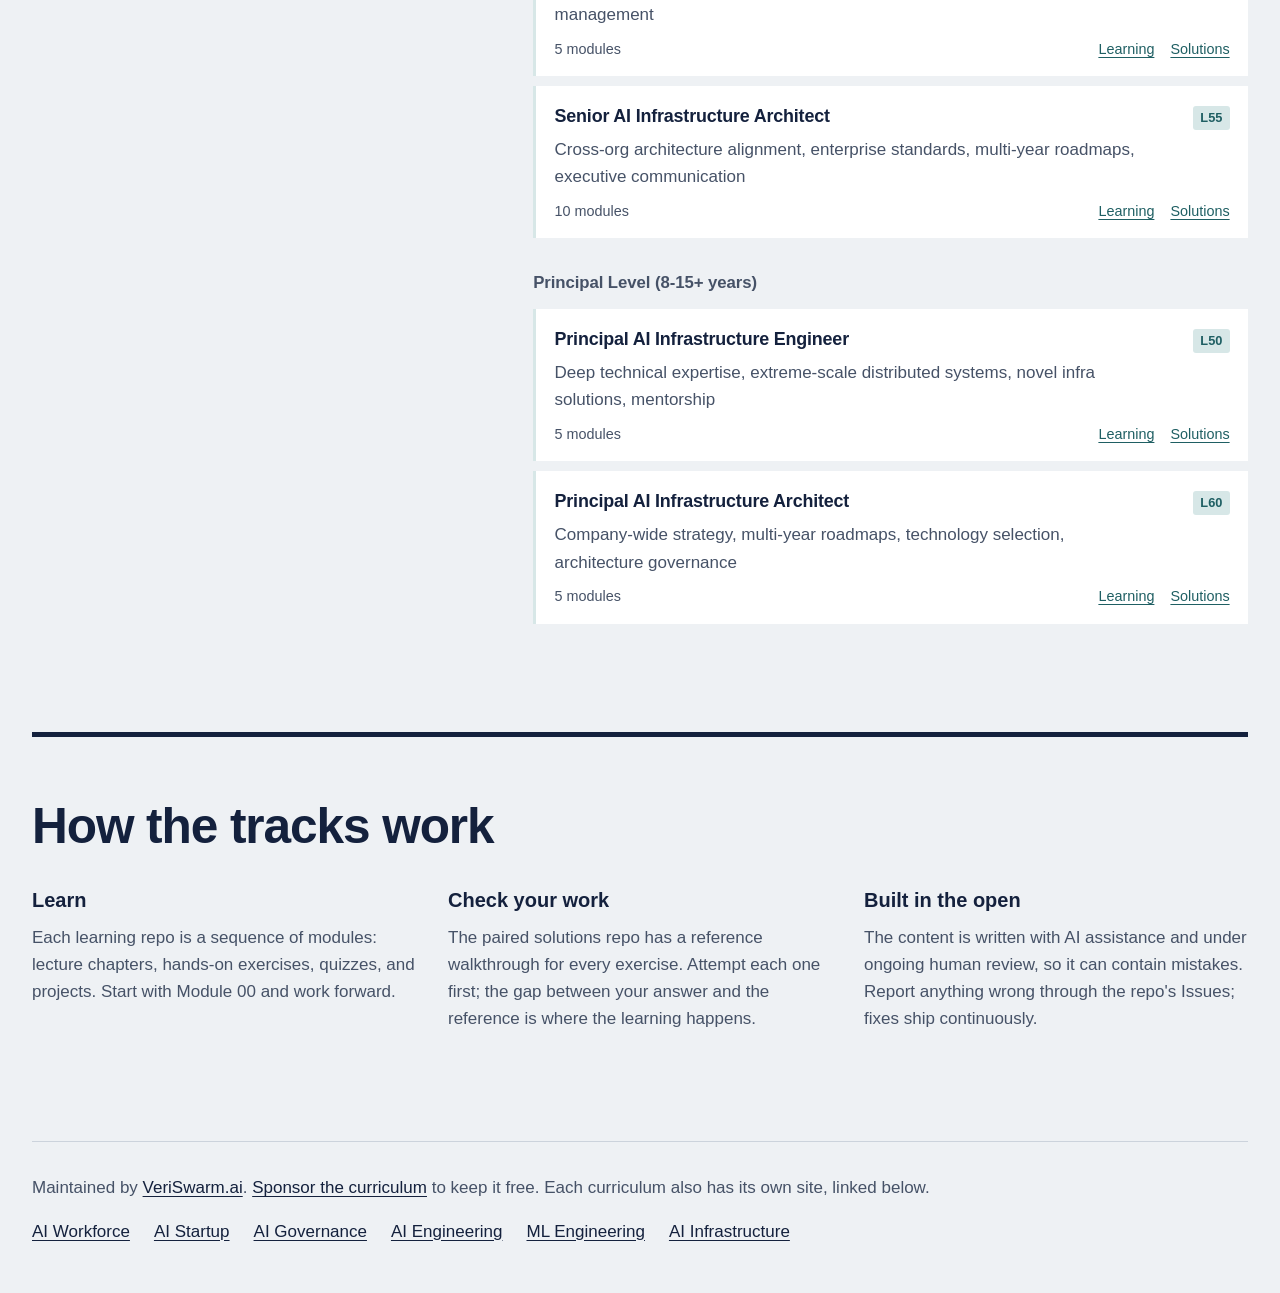
<file: legacy/ai-infra/junior.html>
<!doctype html>
<html lang="en">
<head>
<meta charset="utf-8">
<title>AI Career Curriculum</title>
<!-- This address used to be the family landing page; keep old shared links working. -->
<meta http-equiv="refresh" content="0; url=https://ai-curriculum-project.github.io/">
<link rel="canonical" href="https://ai-curriculum-project.github.io/">
</head>
<body>
<p>This page has moved. <a href="https://ai-curriculum-project.github.io/">Go to the AI Career Curriculum</a>.</p>
</body>
</html>
</file>
<file: styles.css>
/* AI Career Curriculum — landing page.
   One idea carries the page: the AI stack as a cross-section, with each
   curriculum as a layer relative to the model. Each org owns one hue, used
   everywhere that org appears (stack layer, section rule, links, level tags). */

:root {
  --paper: #eef1f4;
  --surface: #ffffff;
  --ink: #14213d;
  --ink-soft: #465267;
  --rule: #ccd3dc;

  --infra: #1f5f63;   --infra-tint: #d7e7e7;
  --ml: #7e5410;      --ml-tint: #f1e3c8;
  --aieng: #2a43b0;   --aieng-tint: #dce1f6;
  --gov: #663a70;     --gov-tint: #e9ddec;
  --startup: #3f6a2a; --startup-tint: #dde9d4;
  --work: #96392c;    --work-tint: #f4e0da;

  --font-display: "Bricolage Grotesque", "Avenir Next", "Segoe UI", sans-serif;
  --font-body: "IBM Plex Sans", "Helvetica Neue", Arial, sans-serif;

  --text-base: clamp(1rem, 0.96rem + 0.2vw, 1.0625rem);
  --text-small: 0.9rem;
  --text-h1: clamp(2.6rem, 1.5rem + 4.4vw, 4.75rem);
  --text-h2: clamp(2rem, 1.45rem + 2.2vw, 3.1rem);
  --text-lead: clamp(1.15rem, 1.05rem + 0.5vw, 1.4rem);

  --gap: clamp(1.25rem, 0.9rem + 1.5vw, 2rem);
  --space-section: clamp(4rem, 2.8rem + 5vw, 7.5rem);
  --measure: 62ch;

  --ease-out: cubic-bezier(0.16, 1, 0.3, 1);
}

*, *::before, *::after { box-sizing: border-box; }

html { scroll-behavior: smooth; }

body {
  margin: 0;
  background: var(--paper);
  color: var(--ink);
  font-family: var(--font-body);
  font-size: var(--text-base);
  line-height: 1.6;
  -webkit-font-smoothing: antialiased;
}

h1, h2, h3 { font-family: var(--font-display); margin: 0; }
p { margin: 0; }
a { color: inherit; }

:focus-visible { outline: 3px solid var(--ink); outline-offset: 3px; border-radius: 2px; }

.visually-hidden {
  position: absolute; width: 1px; height: 1px; overflow: hidden;
  clip: rect(0 0 0 0); white-space: nowrap;
}

.skip {
  position: absolute; left: 1rem; top: -3rem; z-index: 10;
  background: var(--ink); color: var(--surface); padding: 0.5rem 0.9rem; text-decoration: none;
}
.skip:focus { top: 1rem; }

/* ---- page frame ---------------------------------------------------------- */

.top, main, .foot {
  width: min(100% - 2 * var(--gap), 76rem);
  margin-inline: auto;
}

.top__nav {
  display: flex; justify-content: space-between; align-items: baseline;
  padding-block: 1.4rem;
}
.top__brand {
  font-family: var(--font-display); font-weight: 650; font-size: 1.15rem;
  text-decoration: none; letter-spacing: -0.01em;
}
.top__gh { color: var(--ink-soft); text-decoration-thickness: 1px; text-underline-offset: 3px; }
.top__gh:hover { color: var(--ink); }

/* ---- hero: headline beside the stack ------------------------------------ */

.hero {
  display: grid;
  gap: clamp(2.5rem, 1rem + 5vw, 5rem);
  padding-block: clamp(2.5rem, 1rem + 5vw, 5.5rem) var(--space-section);
  align-items: center;
}
@media (min-width: 62rem) {
  .hero { grid-template-columns: minmax(0, 1fr) minmax(0, 1.05fr); }
}

.hero h1 {
  font-size: var(--text-h1); font-weight: 720; line-height: 1.02;
  letter-spacing: -0.028em; max-width: 13ch;
  font-variation-settings: "opsz" 96;
}
.hero__sub {
  margin-top: 1.6rem; font-size: var(--text-lead); line-height: 1.45; max-width: 34ch;
}
.hero__facts { margin-top: 1.25rem; color: var(--ink-soft); max-width: 46ch; }
.hero__hint { margin-top: 2rem; font-weight: 500; color: var(--ink-soft); }
.hero__figure { margin: 0; }

/* The stack: layers widen away from the model, like a lens around it. */
.stack { list-style: none; margin: 0; padding: 0; display: grid; gap: 0.5rem; }
.stack__layer, .stack__core { width: var(--w, 100%); margin-inline: auto; }

.layer {
  --hue: var(--ink); --tint: var(--surface);
  display: flex; justify-content: space-between; align-items: baseline; gap: 1rem;
  padding: 0.95rem 1.1rem;
  background: var(--tint); border-left: 6px solid var(--hue);
  text-decoration: none; color: var(--ink);
  transition: background-color 160ms ease, color 160ms ease;
}
.layer__name {
  font-family: var(--font-display); font-weight: 650; font-size: 1.15rem; letter-spacing: -0.01em;
}
.layer__verb { font-size: var(--text-small); color: var(--ink-soft); text-align: right; }
.layer:hover, .layer:focus-visible { background: var(--hue); color: var(--surface); }
.layer:hover .layer__verb, .layer:focus-visible .layer__verb { color: var(--surface); }

.stack__core { --w: 44%; padding-block: 0.35rem; }
.stack__core span {
  display: block; text-align: center; padding: 0.7rem 1rem;
  background: var(--ink); color: var(--surface);
  font-family: var(--font-display); font-weight: 600; letter-spacing: 0.01em;
  border-radius: 999px;
}

/* The one orchestrated moment: layers open out from the model on load. */
@media (prefers-reduced-motion: no-preference) {
  .stack__core { animation: core-in 420ms var(--ease-out) both; }
  .stack__layer {
    animation: layer-in 620ms var(--ease-out) both;
    animation-delay: calc(180ms + var(--i) * 70ms);
  }
}
@keyframes core-in { from { opacity: 0; transform: scale(0.92); } }
@keyframes layer-in { from { opacity: 0; transform: scaleX(0.55); } }

/* ---- one section per org -------------------------------------------------- */

.org {
  display: grid; gap: var(--gap);
  padding-block: clamp(2.5rem, 1.5rem + 3vw, 4rem) var(--space-section);
  border-top: 5px solid var(--hue);
  scroll-margin-top: 1rem;
}
@media (min-width: 58rem) {
  .org { grid-template-columns: minmax(0, 0.85fr) minmax(0, 1.4fr); column-gap: clamp(2rem, 1rem + 4vw, 5rem); }
  .org__intro { position: sticky; top: 1.5rem; align-self: start; }
}

/* One hue per org, applied by theme class (sections, cards, whole org pages)
   or layer class (the stack). */
.theme--ai-infra,       .layer--ai-infra       { --hue: var(--infra);   --tint: var(--infra-tint); }
.theme--ml-engineering, .layer--ml-engineering { --hue: var(--ml);      --tint: var(--ml-tint); }
.theme--ai-engineering, .layer--ai-engineering { --hue: var(--aieng);   --tint: var(--aieng-tint); }
.theme--ai-governance,  .layer--ai-governance  { --hue: var(--gov);     --tint: var(--gov-tint); }
.theme--ai-startup,     .layer--ai-startup     { --hue: var(--startup); --tint: var(--startup-tint); }
.theme--ai-workforce,   .layer--ai-workforce   { --hue: var(--work);    --tint: var(--work-tint); }

.org h2 {
  font-size: var(--text-h2); font-weight: 700; line-height: 1.05; letter-spacing: -0.022em;
  color: var(--hue);
}
.org__verb { margin-top: 0.4rem; font-size: var(--text-lead); font-weight: 500; }
.org__overview { margin-top: 1.25rem; max-width: var(--measure); }
.org__overview a { color: var(--hue); }
.org__count { margin-top: 1rem; color: var(--ink-soft); }

.org__actions { margin-top: 1.75rem; display: flex; flex-wrap: wrap; gap: 0.75rem 1.5rem; align-items: center; }
.start {
  display: inline-block; padding: 0.8rem 1.15rem;
  background: var(--hue); color: var(--surface);
  font-weight: 600; text-decoration: none; border-radius: 4px;
  transition: transform 140ms ease, box-shadow 140ms ease;
}
.start:hover { box-shadow: 0 0 0 4px var(--tint); }
.start:active { transform: translateY(1px); }
.org__all { color: var(--hue); font-weight: 500; text-underline-offset: 3px; }

.band {
  font-size: 1.05rem; font-weight: 650; letter-spacing: -0.005em;
  margin: 2rem 0 0.75rem; color: var(--ink-soft);
}
.band:first-child { margin-top: 0; }

.roles { list-style: none; margin: 0; padding: 0; display: grid; gap: 0.6rem; }
.role {
  background: var(--surface); padding: 1rem 1.15rem 0.95rem;
  border-left: 3px solid var(--tint);
  transition: border-color 160ms ease;
}
.role:hover, .role:focus-within { border-left-color: var(--hue); }

.role__head { display: flex; justify-content: space-between; align-items: baseline; gap: 1rem; }
.role__title {
  font-family: var(--font-display); font-weight: 650; font-size: 1.12rem;
  text-decoration: none; letter-spacing: -0.01em;
}
.role__title:hover { color: var(--hue); text-decoration: underline; text-underline-offset: 3px; }
.role__level {
  flex: none; font-size: 0.8rem; font-weight: 600; color: var(--hue);
  background: var(--tint); padding: 0.1rem 0.45rem; border-radius: 3px;
}
.role__focus { margin-top: 0.35rem; color: var(--ink-soft); max-width: var(--measure); }
.role__meta {
  margin-top: 0.6rem; display: flex; justify-content: space-between; gap: 1rem;
  font-size: var(--text-small); color: var(--ink-soft);
}
.role__links { display: flex; gap: 1rem; }
.role__links a { color: var(--hue); font-weight: 500; text-underline-offset: 3px; }

/* ---- how it works + footer ------------------------------------------------- */

.how { padding-block: clamp(2.5rem, 1.5rem + 3vw, 4rem) var(--space-section); border-top: 5px solid var(--ink); }
.how h2 { font-size: var(--text-h2); font-weight: 700; letter-spacing: -0.022em; line-height: 1.05; }
.how__grid { margin-top: 2rem; display: grid; gap: var(--gap); }
@media (min-width: 50rem) { .how__grid { grid-template-columns: repeat(3, minmax(0, 1fr)); } }
.how h3 { font-size: 1.25rem; font-weight: 650; margin-bottom: 0.5rem; }
.how p { color: var(--ink-soft); }

.foot { padding-block: 2rem 3rem; border-top: 1px solid var(--rule); color: var(--ink-soft); }
.foot a { color: var(--ink); text-underline-offset: 3px; }
.foot__orgs { list-style: none; padding: 0; margin: 1rem 0 0; display: flex; flex-wrap: wrap; gap: 0.5rem 1.5rem; }

@media (max-width: 30rem) {
  .layer { flex-direction: column; gap: 0.15rem; }
  .layer__verb { text-align: left; }
  .stack__layer { --w: 100% !important; }
  .stack__core { --w: 70%; }
}

/* ---- org pages ------------------------------------------------------------ */

.top__links { display: flex; gap: 1.25rem; }

.eyebrow {
  font-size: var(--text-small); font-weight: 600; letter-spacing: 0.04em;
  text-transform: uppercase; color: var(--ink-soft); margin-bottom: 1rem;
}
.eyebrow a { color: var(--hue); text-underline-offset: 3px; }
.page-org .hero h1 { color: var(--hue); max-width: 16ch; }
.page-org .hero__sub { max-width: 40ch; }
.page-org .hero__sub strong { color: var(--hue); }
.hero__caption { margin-top: 0.9rem; font-size: var(--text-small); color: var(--ink-soft); text-align: center; }

/* "You are here": the current org's layer is solid, the others stay tinted. */
.layer--here { background: var(--hue); color: var(--surface); box-shadow: 0 6px 18px -10px var(--hue); }
.layer--here .layer__verb { color: var(--surface); }

.panel {
  display: grid; gap: var(--gap);
  padding-block: clamp(2.5rem, 1.5rem + 3vw, 4rem) var(--space-section);
  border-top: 5px solid var(--hue);
}
.panel h2 { font-size: var(--text-h2); font-weight: 700; line-height: 1.05; letter-spacing: -0.022em; }
.panel__note { margin-top: 0.75rem; color: var(--ink-soft); max-width: var(--measure); }

.stance { align-items: start; }
@media (min-width: 58rem) {
  .stance { grid-template-columns: minmax(0, 1fr) minmax(0, 1fr); column-gap: clamp(2rem, 1rem + 4vw, 5rem); }
  .stance .panel__head { grid-column: 1 / -1; }
}
.stance__lead { font-size: var(--text-lead); line-height: 1.5; max-width: 38ch; }
.stance__overview { margin-top: 1.25rem; color: var(--ink-soft); max-width: var(--measure); }
.stance__overview a { color: var(--hue); }
.stance__owns { background: var(--surface); padding: 1.5rem 1.6rem; border-left: 6px solid var(--hue); }
.stance__owns h3 { font-size: 1.25rem; font-weight: 650; }
.owns { margin: 0.9rem 0 0; padding: 0; list-style: none; display: grid; gap: 0.55rem; }
.owns li { padding-left: 1.4rem; position: relative; }
.owns li::before {
  content: ""; position: absolute; left: 0; top: 0.62em;
  width: 0.55rem; height: 0.55rem; background: var(--hue); border-radius: 1px;
}
.not-owns { margin-top: 1.25rem; padding-top: 1rem; border-top: 1px solid var(--rule); color: var(--ink-soft); }
.not-owns strong { color: var(--ink); }

.handoffs {
  list-style: none; margin: 0; padding: 0;
  display: grid; gap: 0.9rem; grid-template-columns: repeat(auto-fit, minmax(min(100%, 19rem), 1fr));
}
.handoff {
  background: var(--surface); padding: 1.2rem 1.25rem 1rem; border-top: 4px solid var(--hue);
  transition: transform 160ms var(--ease-out), box-shadow 160ms ease;
}
.handoff:hover, .handoff:focus-within { box-shadow: 0 10px 24px -18px var(--ink); }
@media (prefers-reduced-motion: no-preference) {
  .handoff:hover, .handoff:focus-within { transform: translateY(-2px); }
}
.handoff h3 { font-size: 1.2rem; font-weight: 650; letter-spacing: -0.01em; }
.handoff h3 a { color: var(--hue); text-decoration: none; }
.handoff h3 a:hover { text-decoration: underline; text-underline-offset: 3px; }
.handoff__verb { font-size: var(--text-small); color: var(--ink-soft); margin-top: 0.15rem; }
.handoff dl { margin: 0.9rem 0 0; }
.handoff dt { font-size: 0.8rem; font-weight: 600; letter-spacing: 0.03em; text-transform: uppercase; color: var(--hue); }
.handoff dd { margin: 0.2rem 0 0.8rem; }

.tech { margin: 0; display: grid; gap: 0.75rem 2rem; }
@media (min-width: 50rem) { .tech { grid-template-columns: repeat(2, minmax(0, 1fr)); } }
.tech div { background: var(--surface); padding: 0.9rem 1.1rem; border-left: 3px solid var(--tint); }
.tech dt { font-weight: 600; }
.tech dd { margin: 0.2rem 0 0; color: var(--ink-soft); }
</file>
